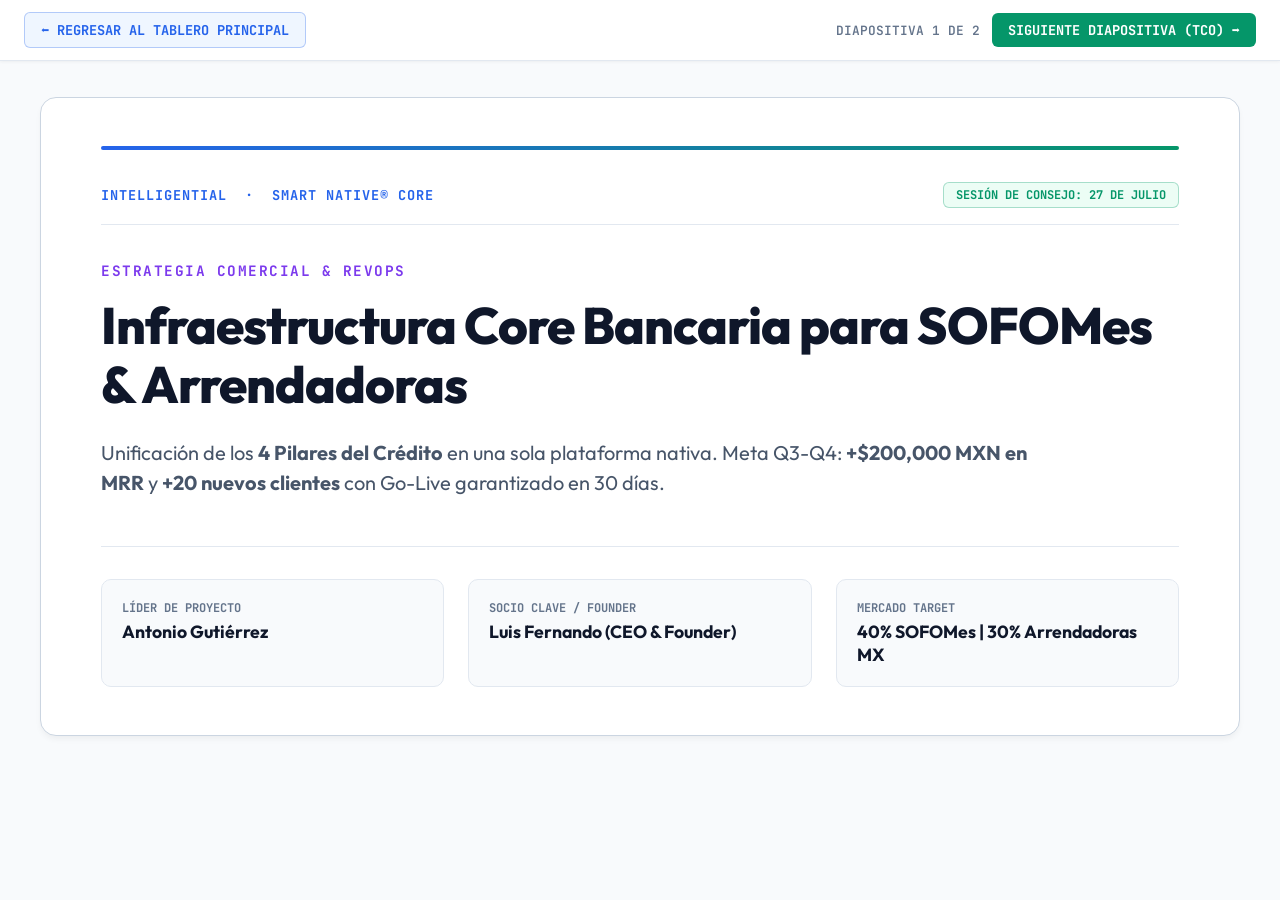
<file: deck_presentation/deck/value-review-renewal.slides/slides/01-cover.html>
<!doctype html>
<html lang="es">
<head>
  <meta charset="utf-8">
  <meta name="viewport" content="width=device-width, initial-scale=1.0">
  <title>Intelligential — Diapositiva 01: Cover Ejecutivo</title>
  <link rel="preconnect" href="https://fonts.googleapis.com">
  <link rel="preconnect" href="https://fonts.gstatic.com" crossorigin>
  <link href="https://fonts.googleapis.com/css2?family=Outfit:wght@400;500;600;700;800&family=JetBrains+Mono:wght@400;600&display=swap" rel="stylesheet">
  <style>
    * { box-sizing: border-box; margin:0; padding:0; }
    body { background:#F8FAFC; color:#0F172A; font-family:'Outfit',sans-serif; min-height:100vh; display:flex; flex-direction:column; }
    .mono { font-family:'JetBrains Mono',monospace; }
    
    /* Top Navigation Header */
    .slide-nav-bar {
      background:#FFFFFF;
      border-bottom:1px solid #E2E8F0;
      padding:12px 24px;
      display:flex;
      justify-content:space-between;
      align-items:center;
      position:sticky;
      top:0;
      z-index:100;
      box-shadow:0 1px 3px rgba(0,0,0,0.05);
    }

    .btn-back {
      text-decoration:none;
      font-family:'JetBrains Mono',monospace;
      font-size:0.85rem;
      font-weight:700;
      color:#2563EB;
      background:#EFF6FF;
      border:1px solid rgba(37,99,235,0.3);
      padding:8px 16px;
      border-radius:6px;
      transition:all 0.15s ease;
    }
    .btn-back:hover { background:#2563EB; color:#FFFFFF; }

    .slide-controls {
      display:flex;
      align-items:center;
      gap:12px;
    }

    .btn-next {
      text-decoration:none;
      font-family:'JetBrains Mono',monospace;
      font-size:0.85rem;
      font-weight:700;
      color:#FFFFFF;
      background:#059669;
      padding:8px 16px;
      border-radius:6px;
      transition:all 0.15s ease;
    }
    .btn-next:hover { background:#047857; }

    .slide-counter {
      font-family:'JetBrains Mono',monospace;
      font-size:0.8rem;
      color:#64748B;
      font-weight:600;
    }

    /* Main Slide Content Frame */
    .slide-wrapper {
      max-width:1200px;
      margin:36px auto;
      width:100%;
      background:#FFFFFF;
      border:1px solid #CBD5E1;
      border-radius:16px;
      padding:48px 60px;
      box-shadow:0 4px 6px -1px rgba(0,0,0,0.05);
      position:relative;
      overflow-y:auto;
    }

    .accent-line {
      height:4px;
      background:linear-gradient(90deg, #2563EB 0%, #059669 100%);
      width:100%;
      margin-bottom:32px;
      border-radius:2px;
    }

    .meta-row {
      display:flex;
      justify-content:space-between;
      align-items:center;
      margin-bottom:36px;
      padding-bottom:16px;
      border-bottom:1px solid #E2E8F0;
    }

    .meta-title { font-size:0.85rem; color:#2563EB; font-weight:700; letter-spacing:1px; }
    .meta-badge { background:#ECFDF5; color:#059669; border:1px solid rgba(5,150,105,0.3); font-size:0.75rem; padding:4px 12px; border-radius:6px; font-weight:700; }

    .eyebrow { font-size:0.9rem; color:#7C3AED; font-weight:700; letter-spacing:1.5px; margin-bottom:16px; text-transform:uppercase; }
    .slide-title { font-size:3.2rem; font-weight:800; line-height:1.15; color:#0F172A; margin-bottom:24px; letter-spacing:-1px; }
    .slide-subtitle { font-size:1.25rem; color:#475569; line-height:1.5; max-width:960px; margin-bottom:48px; }

    .meta-grid {
      display:grid;
      grid-template-columns:repeat(auto-fit, minmax(280px, 1fr));
      gap:24px;
      padding-top:32px;
      border-top:1px solid #E2E8F0;
    }

    .meta-card { background:#F8FAFC; border:1px solid #E2E8F0; padding:20px; border-radius:10px; }
    .meta-label { font-size:0.75rem; color:#64748B; font-weight:700; margin-bottom:4px; }
    .meta-value { font-size:1.1rem; color:#0F172A; font-weight:700; }
  </style>
</head>
<body>

  <!-- Top Fixed Navigation Bar -->
  <div class="slide-nav-bar">
    <a href="../../../index.html" class="btn-back">⬅️ REGRESAR AL TABLERO PRINCIPAL</a>
    <div class="slide-controls">
      <span class="slide-counter">DIAPOSITIVA 1 DE 2</span>
      <a href="08-tco-dcf.html" class="btn-next">SIGUIENTE DIAPOSITIVA (TCO) ➡️</a>
    </div>
  </div>

  <!-- Slide Canvas -->
  <div class="slide-wrapper">
    <div class="accent-line"></div>

    <div class="meta-row">
      <span class="mono meta-title">INTELLIGENTIAL &nbsp;·&nbsp; SMART NATIVE® CORE</span>
      <span class="mono meta-badge">SESIÓN DE CONSEJO: 27 DE JULIO</span>
    </div>

    <div class="mono eyebrow">ESTRATEGIA COMERCIAL & REVOPS</div>
    <h1 class="slide-title">Infraestructura Core Bancaria para SOFOMes & Arrendadoras</h1>
    <p class="slide-subtitle">
      Unificación de los <strong>4 Pilares del Crédito</strong> en una sola plataforma nativa. Meta Q3-Q4: <strong>+$200,000 MXN en MRR</strong> y <strong>+20 nuevos clientes</strong> con Go-Live garantizado en 30 días.
    </p>

    <div class="meta-grid">
      <div class="meta-card">
        <div class="mono meta-label">LÍDER DE PROYECTO</div>
        <div class="meta-value">Antonio Gutiérrez</div>
      </div>
      <div class="meta-card">
        <div class="mono meta-label">SOCIO CLAVE / FOUNDER</div>
        <div class="meta-value">Luis Fernando (CEO & Founder)</div>
      </div>
      <div class="meta-card">
        <div class="mono meta-label">MERCADO TARGET</div>
        <div class="meta-value">40% SOFOMes | 30% Arrendadoras MX</div>
      </div>
    </div>
  </div>

</body>
</html>
</file>
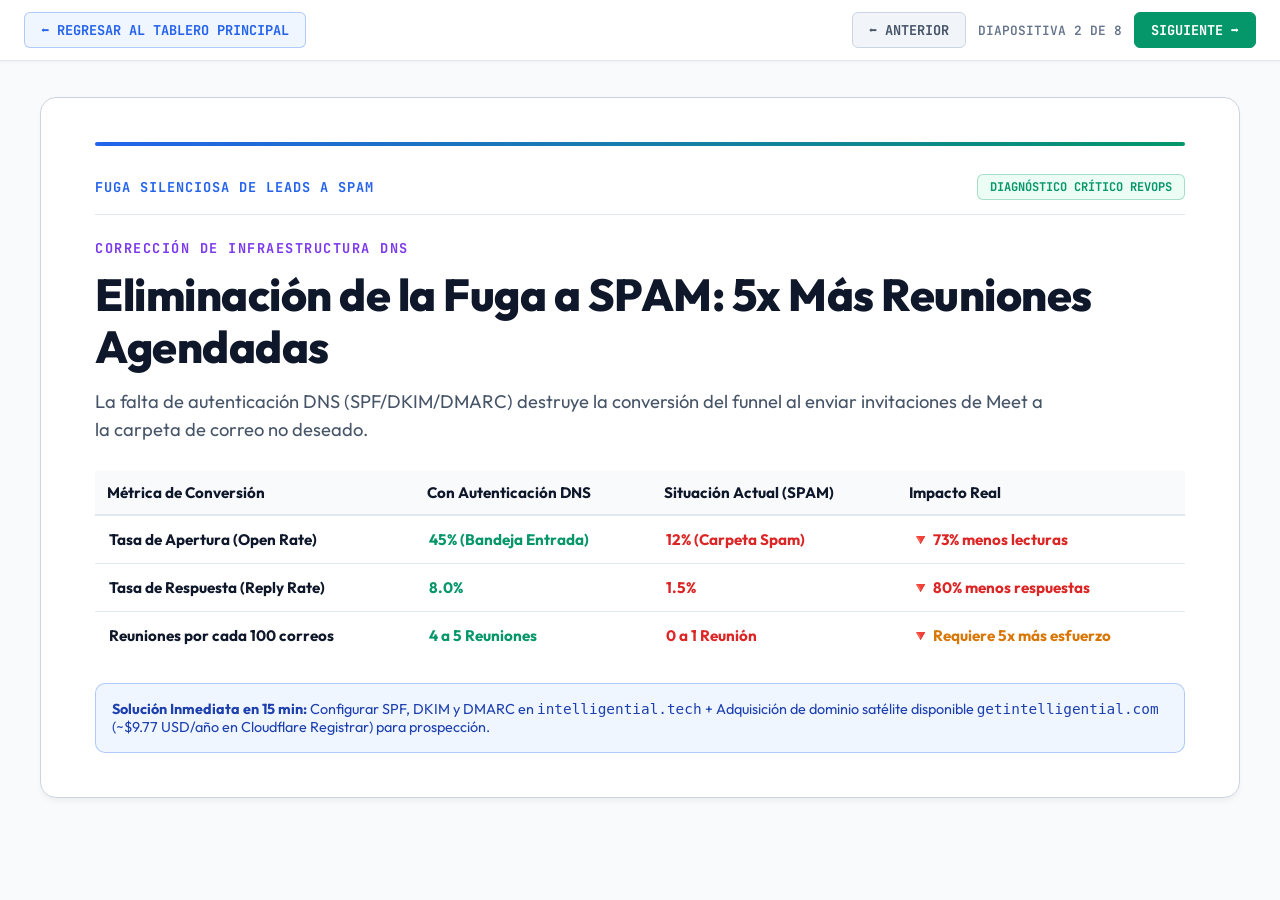
<file: deck_presentation/deck/value-review-renewal.slides/slides/02-diagnostico-spam.html>
<!doctype html>
<html lang="es">
<head>
  <meta charset="utf-8">
  <meta name="viewport" content="width=device-width, initial-scale=1.0">
  <title>Diapositiva 02: Diagnóstico de Entregabilidad & SPAM</title>
  <link rel="preconnect" href="https://fonts.googleapis.com">
  <link rel="preconnect" href="https://fonts.gstatic.com" crossorigin>
  <link href="https://fonts.googleapis.com/css2?family=Outfit:wght@400;500;600;700;800&family=JetBrains+Mono:wght@400;600&display=swap" rel="stylesheet">
  <style>
    * { box-sizing: border-box; margin:0; padding:0; }
    body { background:#F8FAFC; color:#0F172A; font-family:'Outfit',sans-serif; min-height:100vh; display:flex; flex-direction:column; -webkit-font-smoothing: antialiased; }
    .mono { font-family:'JetBrains Mono',monospace; }
    
    .slide-nav-bar {
      background:#FFFFFF;
      border-bottom:1px solid #E2E8F0;
      padding:12px 24px;
      display:flex;
      justify-content:space-between;
      align-items:center;
      position:sticky;
      top:0;
      z-index:100;
      box-shadow:0 1px 3px rgba(0,0,0,0.05);
    }

    .btn-back {
      text-decoration:none;
      font-family:'JetBrains Mono',monospace;
      font-size:0.85rem;
      font-weight:700;
      color:#2563EB;
      background:#EFF6FF;
      border:1px solid rgba(37,99,235,0.3);
      padding:8px 16px;
      border-radius:6px;
      transition:all 0.15s ease;
    }
    .btn-back:hover { background:#2563EB; color:#FFFFFF; }

    .slide-controls {
      display:flex;
      align-items:center;
      gap:12px;
    }

    .btn-control {
      text-decoration:none;
      font-family:'JetBrains Mono',monospace;
      font-size:0.85rem;
      font-weight:700;
      padding:8px 16px;
      border-radius:6px;
      transition:all 0.15s ease;
    }
    .btn-prev { color:#475569; background:#F1F5F9; border:1px solid #CBD5E1; }
    .btn-prev:hover { background:#E2E8F0; color:#0F172A; }
    .btn-next { color:#FFFFFF; background:#059669; border:1px solid #059669; }
    .btn-next:hover { background:#047857; }

    .slide-counter {
      font-family:'JetBrains Mono',monospace;
      font-size:0.8rem;
      color:#64748B;
      font-weight:600;
    }

    .slide-wrapper {
      max-width:1200px;
      margin:36px auto;
      width:100%;
      background:#FFFFFF;
      border:1px solid #CBD5E1;
      border-radius:16px;
      padding:44px 54px;
      box-shadow:0 4px 6px -1px rgba(0,0,0,0.05);
      position:relative;
      overflow-y:auto;
    }

    .accent-line {
      height:4px;
      background:linear-gradient(90deg, #2563EB 0%, #059669 100%);
      width:100%;
      margin-bottom:28px;
      border-radius:2px;
    }

    .meta-row {
      display:flex;
      justify-content:space-between;
      align-items:center;
      margin-bottom:24px;
      padding-bottom:14px;
      border-bottom:1px solid #E2E8F0;
    }

    .meta-title { font-size:0.85rem; color:#2563EB; font-weight:700; letter-spacing:1px; }
    .meta-badge { background:#ECFDF5; color:#059669; border:1px solid rgba(5,150,105,0.3); font-size:0.75rem; padding:4px 12px; border-radius:6px; font-weight:700; }

    .eyebrow { font-size:0.85rem; color:#7C3AED; font-weight:700; letter-spacing:1.5px; margin-bottom:12px; text-transform:uppercase; }
    .slide-title { font-size:2.8rem; font-weight:800; line-height:1.15; color:#0F172A; margin-bottom:16px; letter-spacing:-0.5px; }
    .slide-subtitle { font-size:1.15rem; color:#475569; line-height:1.5; max-width:960px; margin-bottom:28px; }

    .meta-grid {
      display:grid;
      grid-template-columns:repeat(auto-fit, minmax(280px, 1fr));
      gap:20px;
      padding-top:28px;
      border-top:1px solid #E2E8F0;
    }

    .meta-card { background:#F8FAFC; border:1px solid #E2E8F0; padding:20px; border-radius:10px; }
    .meta-label { font-size:0.75rem; color:#64748B; font-weight:700; margin-bottom:4px; }
    .meta-value { font-size:1.1rem; color:#0F172A; font-weight:700; }
  </style>
</head>
<body>

  <div class="slide-nav-bar">
    <a href="../../../index.html" class="btn-back">⬅️ REGRESAR AL TABLERO PRINCIPAL</a>
    <div class="slide-controls">
      <a href="01-cover.html" class="btn-control btn-prev">⬅️ ANTERIOR</a>
      <span class="slide-counter">DIAPOSITIVA 2 DE 8</span>
      <a href="03-4pilares.html" class="btn-control btn-next">SIGUIENTE ➡️</a>
    </div>
  </div>

  <div class="slide-wrapper">
    <div class="accent-line"></div>

    <div class="meta-row">
      <span class="mono meta-title">FUGA SILENCIOSA DE LEADS A SPAM</span>
      <span class="mono meta-badge">DIAGNÓSTICO CRÍTICO REVOPS</span>
    </div>

    <div class="mono eyebrow">CORRECCIÓN DE INFRAESTRUCTURA DNS</div>
    <h1 class="slide-title">Eliminación de la Fuga a SPAM: 5x Más Reuniones Agendadas</h1>
    <p class="slide-subtitle">La falta de autenticación DNS (SPF/DKIM/DMARC) destruye la conversión del funnel al enviar invitaciones de Meet a la carpeta de correo no deseado.</p>

    
        <table class="impact-table" style="width:100%; border-collapse:collapse; margin-top:20px; font-size:0.95rem;">
          <thead>
            <tr style="background:#F8FAFC; text-align:left;">
              <th style="padding:12px; border-bottom:2px solid #E2E8F0;">Métrica de Conversión</th>
              <th style="padding:12px; border-bottom:2px solid #E2E8F0;">Con Autenticación DNS</th>
              <th style="padding:12px; border-bottom:2px solid #E2E8F0;">Situación Actual (SPAM)</th>
              <th style="padding:12px; border-bottom:2px solid #E2E8F0;">Impacto Real</th>
            </tr>
          </thead>
          <tbody>
            <tr>
              <td style="padding:14px; border-bottom:1px solid #E2E8F0;"><strong>Tasa de Apertura (Open Rate)</strong></td>
              <td style="padding:14px; border-bottom:1px solid #E2E8F0; color:#059669; font-weight:700;">45% (Bandeja Entrada)</td>
              <td style="padding:14px; border-bottom:1px solid #E2E8F0; color:#DC2626; font-weight:700;">12% (Carpeta Spam)</td>
              <td style="padding:14px; border-bottom:1px solid #E2E8F0; color:#DC2626; font-weight:700;">🔻 73% menos lecturas</td>
            </tr>
            <tr>
              <td style="padding:14px; border-bottom:1px solid #E2E8F0;"><strong>Tasa de Respuesta (Reply Rate)</strong></td>
              <td style="padding:14px; border-bottom:1px solid #E2E8F0; color:#059669; font-weight:700;">8.0%</td>
              <td style="padding:14px; border-bottom:1px solid #E2E8F0; color:#DC2626; font-weight:700;">1.5%</td>
              <td style="padding:14px; border-bottom:1px solid #E2E8F0; color:#DC2626; font-weight:700;">🔻 80% menos respuestas</td>
            </tr>
            <tr>
              <td style="padding:14px;"><strong>Reuniones por cada 100 correos</strong></td>
              <td style="padding:14px; color:#059669; font-weight:700;">4 a 5 Reuniones</td>
              <td style="padding:14px; color:#DC2626; font-weight:700;">0 a 1 Reunión</td>
              <td style="padding:14px; color:#D97706; font-weight:700;">🔻 Requiere 5x más esfuerzo</td>
            </tr>
          </tbody>
        </table>
        <div style="background:#EFF6FF; border:1px solid rgba(37,99,235,0.3); padding:16px; border-radius:10px; margin-top:24px; font-size:0.9rem; color:#1E40AF;">
          <strong>Solución Inmediata en 15 min:</strong> Configurar SPF, DKIM y DMARC en <code>intelligential.tech</code> + Adquisición de dominio satélite disponible <code>getintelligential.com</code> (~$9.77 USD/año en Cloudflare Registrar) para prospección.
        </div>
        
  </div>

</body>
</html>
</file>
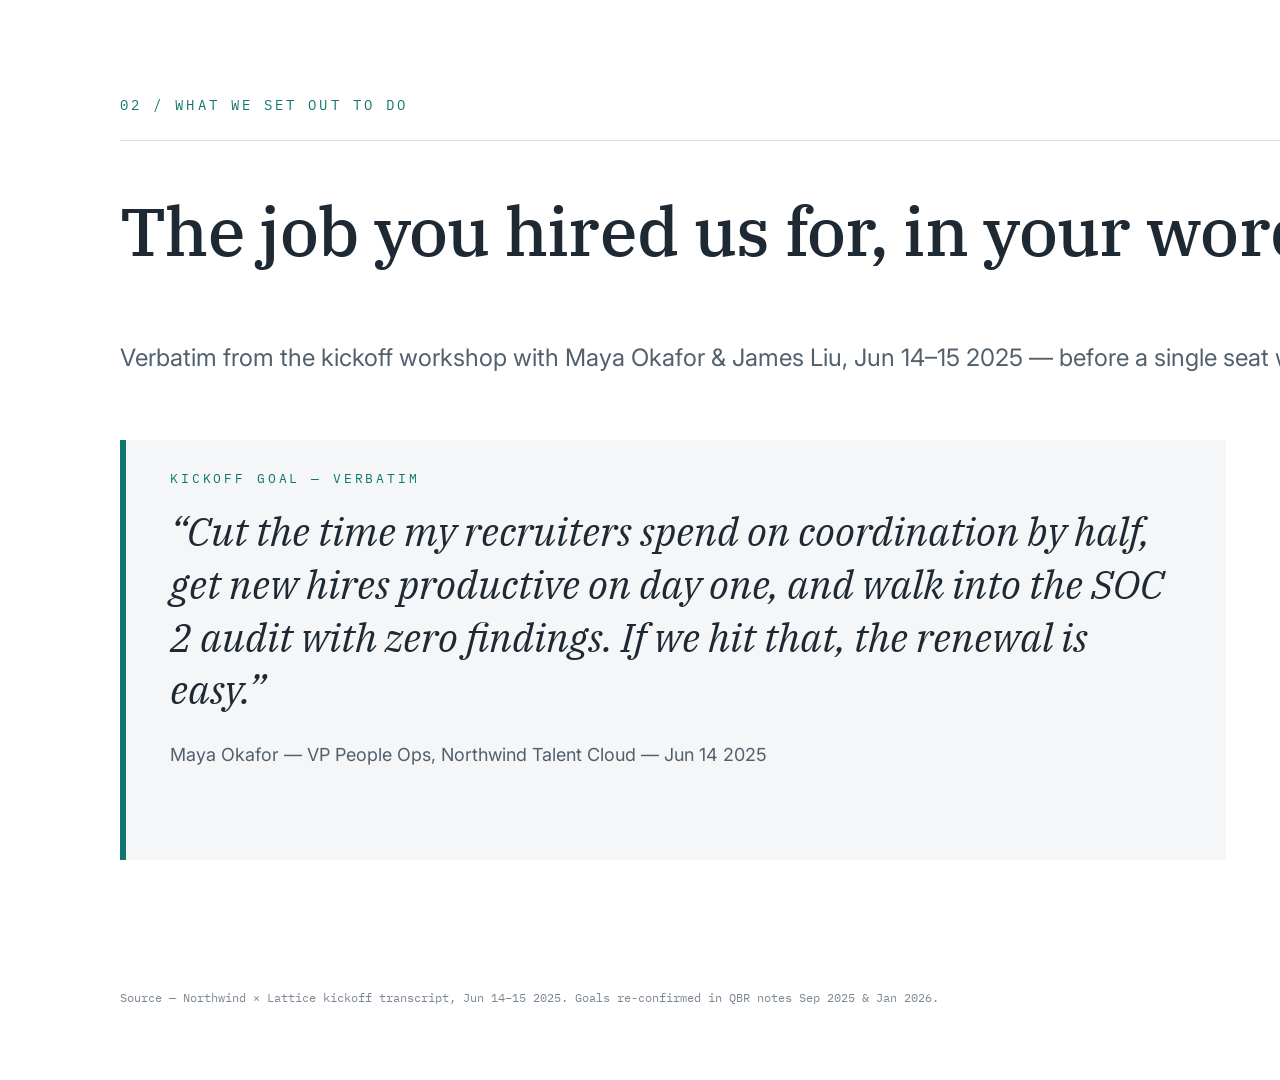
<file: deck_presentation/deck/value-review-renewal.slides/slides/02-what-we-set-out-to-do.html>
<!doctype html>
<html lang="en">
<head>
<meta charset="utf-8">
<title>What we set out to do</title>
<link href="https://fonts.googleapis.com/css2?family=Inter:wght@400;500;600;700&family=IBM+Plex+Serif:wght@400;500;600&family=IBM+Plex+Mono:wght@400;500&display=swap" rel="stylesheet">
<style>
  body { margin:0; padding:0; overflow:hidden; background:#FFFFFF; font-family:'Inter',sans-serif; color:#1F2933; }
  .mono { font-family:'IBM Plex Mono',monospace; }
  .serif { font-family:'IBM Plex Serif',serif; }
</style>
</head>
<body>
<div class="slide-container" data-screen-label="02 What we set out to do" style="position:relative; width:1920px; height:1080px; overflow:hidden; background:#FFFFFF;">

  <!-- Top eyebrow -->
  <div data-object="true" data-object-type="textbox" style="position:absolute; left:120px; top:96px; width:800px;">
    <div class="mono" style="font-size:14px; letter-spacing:0.22em; color:#0F766E; text-transform:uppercase;">02 / What we set out to do</div>
  </div>
  <div data-object="true" data-object-type="textbox" style="position:absolute; left:1500px; top:96px; width:300px; text-align:right;">
    <div class="mono" style="font-size:14px; letter-spacing:0.22em; color:#7B8794; text-transform:uppercase;">Value Review</div>
  </div>
  <div data-object="true" data-object-type="shape" style="position:absolute; left:120px; top:140px; width:1680px; height:1px; background:#D5DBE2; z-index:1;"></div>

  <!-- Title -->
  <div data-object="true" data-object-type="textbox" style="position:absolute; left:120px; top:194px; width:1680px;">
    <div class="serif" style="font-size:68px; line-height:1.1; color:#1F2933; font-weight:500; letter-spacing:-0.01em; padding-bottom:12px;">The job you hired us for, in your words.</div>
  </div>

  <!-- Lead -->
  <div data-object="true" data-object-type="textbox" style="position:absolute; left:120px; top:340px; width:1500px;">
    <div style="font-size:24px; line-height:1.5; color:#52606D;">Verbatim from the kickoff workshop with Maya Okafor &amp; James Liu, Jun 14&ndash;15 2025 &mdash; before a single seat was provisioned.</div>
  </div>

  <!-- Quote card -->
  <div data-object="true" data-object-type="shape" style="position:absolute; left:120px; top:440px; width:1100px; height:420px; background:#F4F6F8; border-left:6px solid #0F766E; z-index:0;"></div>

  <div data-object="true" data-object-type="textbox" style="position:absolute; left:170px; top:470px; width:1020px;">
    <div class="mono" style="font-size:13px; letter-spacing:0.22em; color:#0F766E; text-transform:uppercase; margin-bottom:18px;">Kickoff goal &mdash; verbatim</div>
    <div class="serif" style="font-size:40px; line-height:1.32; color:#1F2933; font-style:italic; font-weight:400;">&ldquo;Cut the time my recruiters spend on coordination by half, get new hires productive on day one, and walk into the SOC 2 audit with zero findings. If we hit that, the renewal is easy.&rdquo;</div>
    <div style="font-size:18px; color:#52606D; margin-top:28px;">Maya Okafor &mdash; VP People Ops, Northwind Talent Cloud &mdash; Jun 14 2025</div>
  </div>

  <!-- Right column — the three commitments -->
  <div data-object="true" data-object-type="textbox" style="position:absolute; left:1280px; top:440px; width:520px;">
    <div class="mono" style="font-size:13px; letter-spacing:0.22em; color:#5B21B6; text-transform:uppercase; margin-bottom:16px;">What we committed to ship</div>
  </div>

  <!-- Three commitment rows -->
  <div data-object="true" data-object-type="textbox" style="position:absolute; left:1280px; top:490px; width:520px;">
    <div style="display:flex; gap:22px; padding:18px 0; border-top:1px solid #D5DBE2;">
      <div class="serif" style="font-size:30px; color:#0F766E; font-weight:500; min-width:44px;">01</div>
      <div>
        <div style="font-size:20px; color:#1F2933; font-weight:600; margin-bottom:4px;">Recruiter time back</div>
        <div style="font-size:16px; color:#52606D; line-height:1.45;">Target: cut coordination overhead by 50%.</div>
      </div>
    </div>
    <div style="display:flex; gap:22px; padding:18px 0; border-top:1px solid #D5DBE2;">
      <div class="serif" style="font-size:30px; color:#0F766E; font-weight:500; min-width:44px;">02</div>
      <div>
        <div style="font-size:20px; color:#1F2933; font-weight:600; margin-bottom:4px;">Day-one productivity</div>
        <div style="font-size:16px; color:#52606D; line-height:1.45;">Zero-day onboarding for every net-new hire.</div>
      </div>
    </div>
    <div style="display:flex; gap:22px; padding:18px 0; border-top:1px solid #D5DBE2; border-bottom:1px solid #D5DBE2;">
      <div class="serif" style="font-size:30px; color:#0F766E; font-weight:500; min-width:44px;">03</div>
      <div>
        <div style="font-size:20px; color:#1F2933; font-weight:600; margin-bottom:4px;">SOC 2 with zero findings</div>
        <div style="font-size:16px; color:#52606D; line-height:1.45;">Audit-ready evidence trail, no exceptions.</div>
      </div>
    </div>
  </div>

  <!-- Footer note -->
  <div data-object="true" data-object-type="textbox" style="position:absolute; left:120px; top:990px; width:1680px;">
    <div class="mono" style="font-size:12px; color:#7B8794;">Source &mdash; Northwind &times; Lattice kickoff transcript, Jun 14&ndash;15 2025. Goals re-confirmed in QBR notes Sep 2025 &amp; Jan 2026.</div>
  </div>

</div>
</body>
</html>
</file>
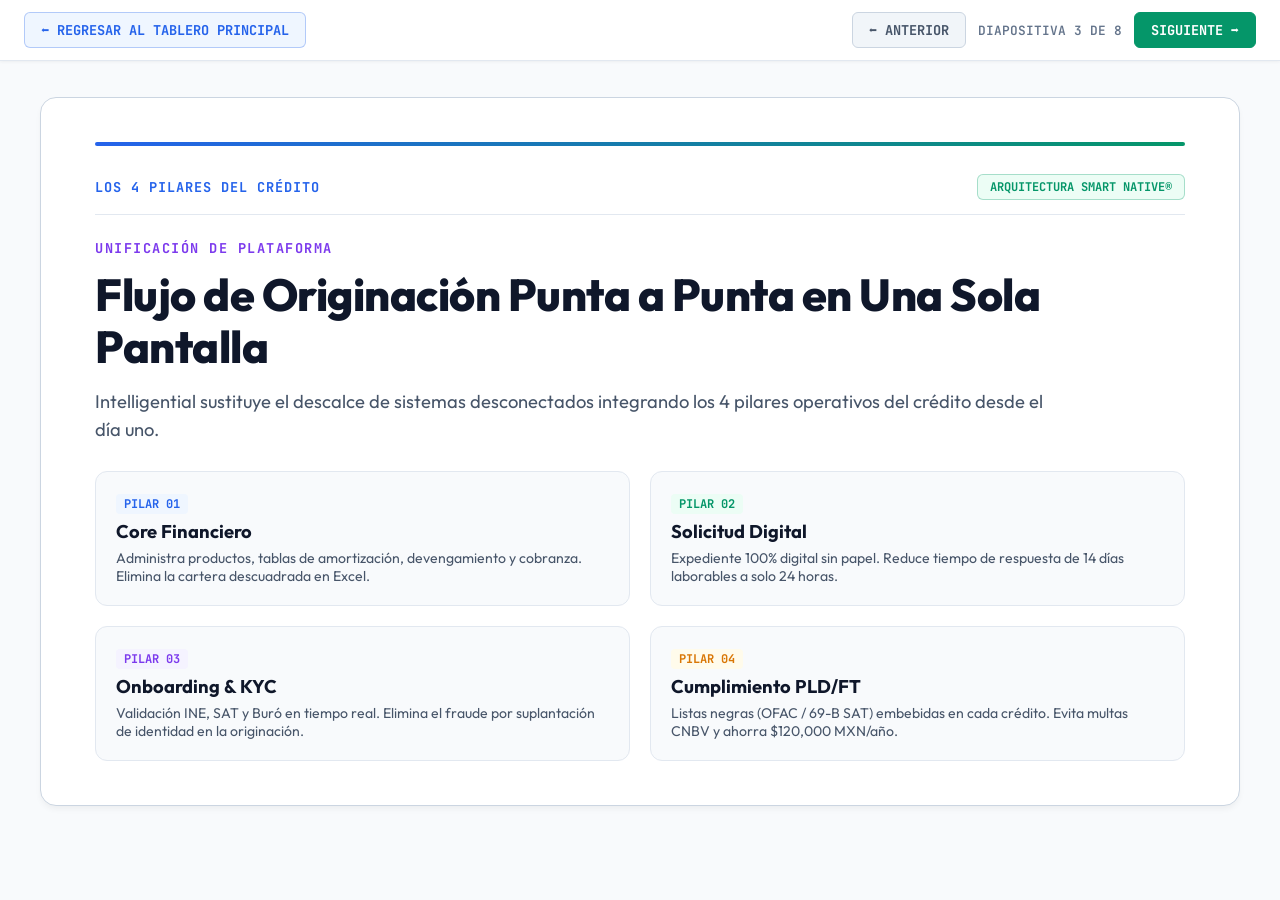
<file: deck_presentation/deck/value-review-renewal.slides/slides/03-4pilares.html>
<!doctype html>
<html lang="es">
<head>
  <meta charset="utf-8">
  <meta name="viewport" content="width=device-width, initial-scale=1.0">
  <title>Diapositiva 03: Los 4 Pilares del Crédito</title>
  <link rel="preconnect" href="https://fonts.googleapis.com">
  <link rel="preconnect" href="https://fonts.gstatic.com" crossorigin>
  <link href="https://fonts.googleapis.com/css2?family=Outfit:wght@400;500;600;700;800&family=JetBrains+Mono:wght@400;600&display=swap" rel="stylesheet">
  <style>
    * { box-sizing: border-box; margin:0; padding:0; }
    body { background:#F8FAFC; color:#0F172A; font-family:'Outfit',sans-serif; min-height:100vh; display:flex; flex-direction:column; -webkit-font-smoothing: antialiased; }
    .mono { font-family:'JetBrains Mono',monospace; }
    
    .slide-nav-bar {
      background:#FFFFFF;
      border-bottom:1px solid #E2E8F0;
      padding:12px 24px;
      display:flex;
      justify-content:space-between;
      align-items:center;
      position:sticky;
      top:0;
      z-index:100;
      box-shadow:0 1px 3px rgba(0,0,0,0.05);
    }

    .btn-back {
      text-decoration:none;
      font-family:'JetBrains Mono',monospace;
      font-size:0.85rem;
      font-weight:700;
      color:#2563EB;
      background:#EFF6FF;
      border:1px solid rgba(37,99,235,0.3);
      padding:8px 16px;
      border-radius:6px;
      transition:all 0.15s ease;
    }
    .btn-back:hover { background:#2563EB; color:#FFFFFF; }

    .slide-controls {
      display:flex;
      align-items:center;
      gap:12px;
    }

    .btn-control {
      text-decoration:none;
      font-family:'JetBrains Mono',monospace;
      font-size:0.85rem;
      font-weight:700;
      padding:8px 16px;
      border-radius:6px;
      transition:all 0.15s ease;
    }
    .btn-prev { color:#475569; background:#F1F5F9; border:1px solid #CBD5E1; }
    .btn-prev:hover { background:#E2E8F0; color:#0F172A; }
    .btn-next { color:#FFFFFF; background:#059669; border:1px solid #059669; }
    .btn-next:hover { background:#047857; }

    .slide-counter {
      font-family:'JetBrains Mono',monospace;
      font-size:0.8rem;
      color:#64748B;
      font-weight:600;
    }

    .slide-wrapper {
      max-width:1200px;
      margin:36px auto;
      width:100%;
      background:#FFFFFF;
      border:1px solid #CBD5E1;
      border-radius:16px;
      padding:44px 54px;
      box-shadow:0 4px 6px -1px rgba(0,0,0,0.05);
      position:relative;
      overflow-y:auto;
    }

    .accent-line {
      height:4px;
      background:linear-gradient(90deg, #2563EB 0%, #059669 100%);
      width:100%;
      margin-bottom:28px;
      border-radius:2px;
    }

    .meta-row {
      display:flex;
      justify-content:space-between;
      align-items:center;
      margin-bottom:24px;
      padding-bottom:14px;
      border-bottom:1px solid #E2E8F0;
    }

    .meta-title { font-size:0.85rem; color:#2563EB; font-weight:700; letter-spacing:1px; }
    .meta-badge { background:#ECFDF5; color:#059669; border:1px solid rgba(5,150,105,0.3); font-size:0.75rem; padding:4px 12px; border-radius:6px; font-weight:700; }

    .eyebrow { font-size:0.85rem; color:#7C3AED; font-weight:700; letter-spacing:1.5px; margin-bottom:12px; text-transform:uppercase; }
    .slide-title { font-size:2.8rem; font-weight:800; line-height:1.15; color:#0F172A; margin-bottom:16px; letter-spacing:-0.5px; }
    .slide-subtitle { font-size:1.15rem; color:#475569; line-height:1.5; max-width:960px; margin-bottom:28px; }

    .meta-grid {
      display:grid;
      grid-template-columns:repeat(auto-fit, minmax(280px, 1fr));
      gap:20px;
      padding-top:28px;
      border-top:1px solid #E2E8F0;
    }

    .meta-card { background:#F8FAFC; border:1px solid #E2E8F0; padding:20px; border-radius:10px; }
    .meta-label { font-size:0.75rem; color:#64748B; font-weight:700; margin-bottom:4px; }
    .meta-value { font-size:1.1rem; color:#0F172A; font-weight:700; }
  </style>
</head>
<body>

  <div class="slide-nav-bar">
    <a href="../../../index.html" class="btn-back">⬅️ REGRESAR AL TABLERO PRINCIPAL</a>
    <div class="slide-controls">
      <a href="02-diagnostico-spam.html" class="btn-control btn-prev">⬅️ ANTERIOR</a>
      <span class="slide-counter">DIAPOSITIVA 3 DE 8</span>
      <a href="04-icp-matching.html" class="btn-control btn-next">SIGUIENTE ➡️</a>
    </div>
  </div>

  <div class="slide-wrapper">
    <div class="accent-line"></div>

    <div class="meta-row">
      <span class="mono meta-title">LOS 4 PILARES DEL CRÉDITO</span>
      <span class="mono meta-badge">ARQUITECTURA SMART NATIVE®</span>
    </div>

    <div class="mono eyebrow">UNIFICACIÓN DE PLATAFORMA</div>
    <h1 class="slide-title">Flujo de Originación Punta a Punta en Una Sola Pantalla</h1>
    <p class="slide-subtitle">Intelligential sustituye el descalce de sistemas desconectados integrando los 4 pilares operativos del crédito desde el día uno.</p>

    
        <div style="display:grid; grid-template-columns:repeat(2, 1fr); gap:20px; margin-top:20px;">
          <div style="background:#F8FAFC; border:1px solid #E2E8F0; padding:20px; border-radius:12px;">
            <span class="mono" style="font-size:0.75rem; color:#2563EB; font-weight:700; background:#EFF6FF; padding:2px 8px; border-radius:4px;">PILAR 01</span>
            <h3 style="margin:8px 0 6px; font-size:1.15rem; color:#0F172A;">Core Financiero</h3>
            <p style="font-size:0.88rem; color:#475569;">Administra productos, tablas de amortización, devengamiento y cobranza. Elimina la cartera descuadrada en Excel.</p>
          </div>
          <div style="background:#F8FAFC; border:1px solid #E2E8F0; padding:20px; border-radius:12px;">
            <span class="mono" style="font-size:0.75rem; color:#059669; font-weight:700; background:#ECFDF5; padding:2px 8px; border-radius:4px;">PILAR 02</span>
            <h3 style="margin:8px 0 6px; font-size:1.15rem; color:#0F172A;">Solicitud Digital</h3>
            <p style="font-size:0.88rem; color:#475569;">Expediente 100% digital sin papel. Reduce tiempo de respuesta de 14 días laborables a solo 24 horas.</p>
          </div>
          <div style="background:#F8FAFC; border:1px solid #E2E8F0; padding:20px; border-radius:12px;">
            <span class="mono" style="font-size:0.75rem; color:#7C3AED; font-weight:700; background:#F5F3FF; padding:2px 8px; border-radius:4px;">PILAR 03</span>
            <h3 style="margin:8px 0 6px; font-size:1.15rem; color:#0F172A;">Onboarding & KYC</h3>
            <p style="font-size:0.88rem; color:#475569;">Validación INE, SAT y Buró en tiempo real. Elimina el fraude por suplantación de identidad en la originación.</p>
          </div>
          <div style="background:#F8FAFC; border:1px solid #E2E8F0; padding:20px; border-radius:12px;">
            <span class="mono" style="font-size:0.75rem; color:#D97706; font-weight:700; background:#FFFBEB; padding:2px 8px; border-radius:4px;">PILAR 04</span>
            <h3 style="margin:8px 0 6px; font-size:1.15rem; color:#0F172A;">Cumplimiento PLD/FT</h3>
            <p style="font-size:0.88rem; color:#475569;">Listas negras (OFAC / 69-B SAT) embebidas en cada crédito. Evita multas CNBV y ahorra $120,000 MXN/año.</p>
          </div>
        </div>
        
  </div>

</body>
</html>
</file>
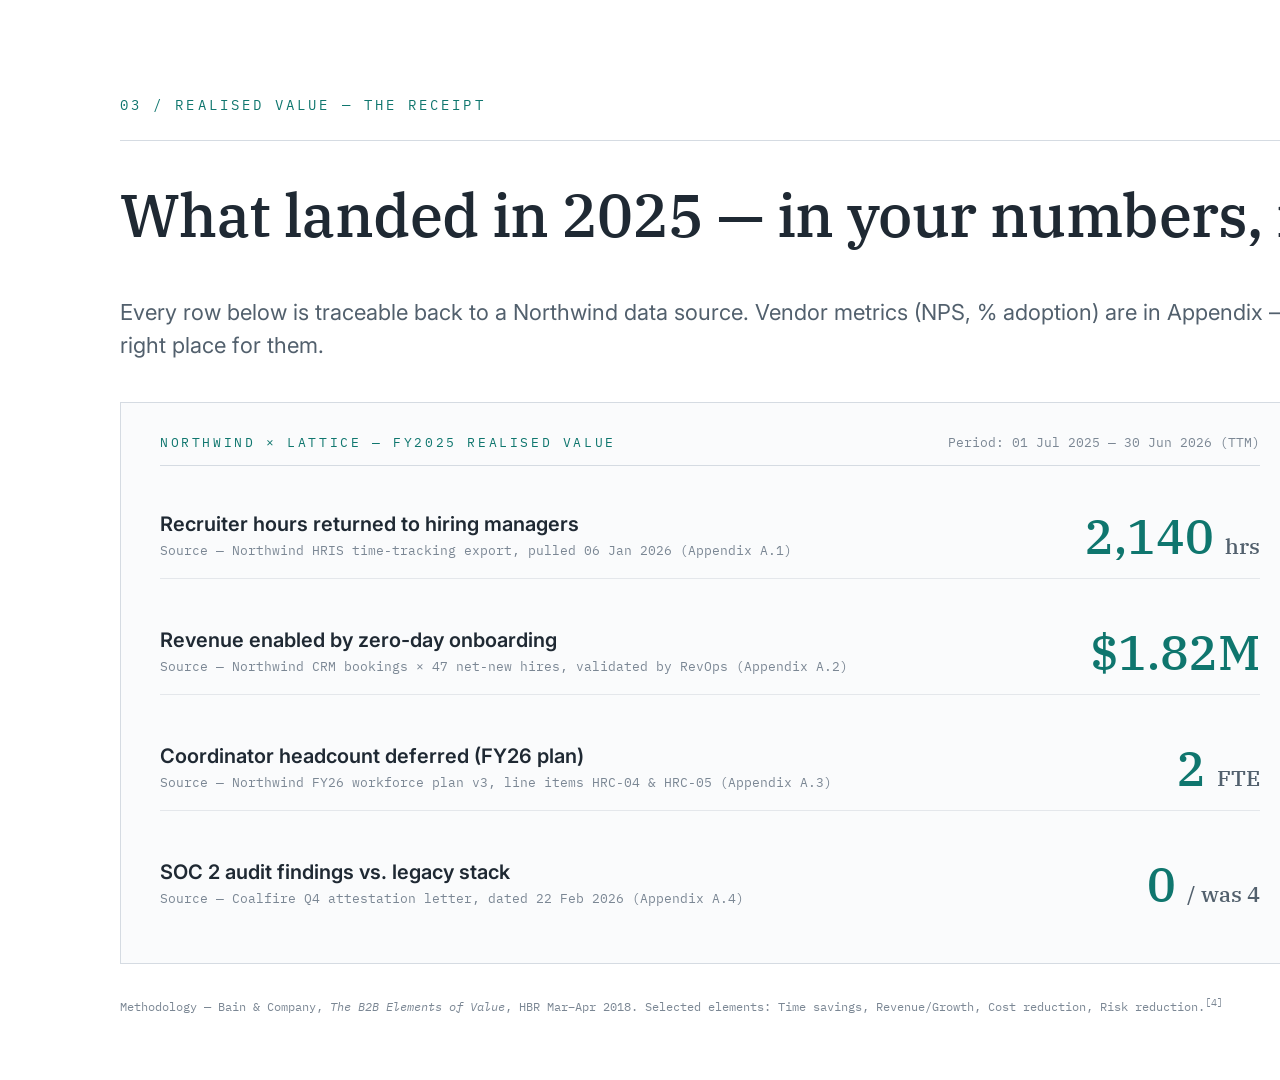
<file: deck_presentation/deck/value-review-renewal.slides/slides/03-realised-value-receipt.html>
<!doctype html>
<html lang="en">
<head>
<meta charset="utf-8">
<title>Realised Value Receipt</title>
<link href="https://fonts.googleapis.com/css2?family=Inter:wght@400;500;600;700&family=IBM+Plex+Serif:wght@400;500;600&family=IBM+Plex+Mono:wght@400;500&display=swap" rel="stylesheet">
<style>
  body { margin:0; padding:0; overflow:hidden; background:#FFFFFF; font-family:'Inter',sans-serif; color:#1F2933; }
  .mono { font-family:'IBM Plex Mono',monospace; }
  .serif { font-family:'IBM Plex Serif',serif; }
</style>
</head>
<body>
<div class="slide-container" data-screen-label="03 Realised Value Receipt" style="position:relative; width:1920px; height:1080px; overflow:hidden; background:#FFFFFF;">

  <!-- Header -->
  <div data-object="true" data-object-type="textbox" style="position:absolute; left:120px; top:96px; width:800px;">
    <div class="mono" style="font-size:14px; letter-spacing:0.22em; color:#0F766E; text-transform:uppercase;">03 / Realised value &mdash; the receipt</div>
  </div>
  <div data-object="true" data-object-type="textbox" style="position:absolute; left:1500px; top:96px; width:300px; text-align:right;">
    <div class="mono" style="font-size:14px; letter-spacing:0.22em; color:#7B8794; text-transform:uppercase;">Customer-currency only</div>
  </div>
  <div data-object="true" data-object-type="shape" style="position:absolute; left:120px; top:140px; width:1680px; height:1px; background:#D5DBE2; z-index:1;"></div>

  <!-- Title -->
  <div data-object="true" data-object-type="textbox" style="position:absolute; left:120px; top:182px; width:1680px;">
    <div class="serif" style="font-size:60px; line-height:1.1; color:#1F2933; font-weight:500; letter-spacing:-0.01em; padding-bottom:12px;">What landed in 2025 &mdash; in your numbers, not ours.</div>
  </div>

  <!-- Subtitle -->
  <div data-object="true" data-object-type="textbox" style="position:absolute; left:120px; top:296px; width:1300px;">
    <div style="font-size:22px; line-height:1.5; color:#52606D;">Every row below is traceable back to a Northwind data source. Vendor metrics (NPS, % adoption) are in Appendix &mdash; that is the right place for them.</div>
  </div>

  <!-- Receipt table -->
  <!-- Receipt frame -->
  <div data-object="true" data-object-type="shape" style="position:absolute; left:120px; top:402px; width:1180px; height:560px; background:#FAFBFC; border:1px solid #D5DBE2; z-index:0;"></div>

  <!-- Receipt header strip -->
  <div data-object="true" data-object-type="textbox" style="position:absolute; left:160px; top:434px; width:1100px;">
    <div style="display:flex; justify-content:space-between; align-items:baseline; padding-bottom:14px; border-bottom:1px solid #D5DBE2;">
      <div class="mono" style="font-size:13px; letter-spacing:0.2em; color:#0F766E; text-transform:uppercase;">Northwind &times; Lattice &mdash; FY2025 realised value</div>
      <div class="mono" style="font-size:13px; color:#7B8794;">Period: 01 Jul 2025 &mdash; 30 Jun 2026 (TTM)</div>
    </div>
  </div>

  <!-- Row 1 -->
  <div data-object="true" data-object-type="textbox" style="position:absolute; left:160px; top:494px; width:1100px;">
    <div style="display:flex; align-items:flex-start; padding:18px 0; border-bottom:1px solid #E4E7EB;">
      <div style="flex:1;">
        <div style="font-size:20px; color:#1F2933; font-weight:600;">Recruiter hours returned to hiring managers</div>
        <div class="mono" style="font-size:13px; color:#7B8794; margin-top:6px;">Source &mdash; Northwind HRIS time-tracking export, pulled 06 Jan 2026 (Appendix A.1)</div>
      </div>
      <div class="serif" style="font-size:48px; color:#0F766E; font-weight:500; min-width:280px; text-align:right; line-height:1;">2,140 <span style="font-size:22px; color:#52606D;">hrs</span></div>
    </div>
  </div>

  <!-- Row 2 -->
  <div data-object="true" data-object-type="textbox" style="position:absolute; left:160px; top:610px; width:1100px;">
    <div style="display:flex; align-items:flex-start; padding:18px 0; border-bottom:1px solid #E4E7EB;">
      <div style="flex:1;">
        <div style="font-size:20px; color:#1F2933; font-weight:600;">Revenue enabled by zero-day onboarding</div>
        <div class="mono" style="font-size:13px; color:#7B8794; margin-top:6px;">Source &mdash; Northwind CRM bookings &times; 47 net-new hires, validated by RevOps (Appendix A.2)</div>
      </div>
      <div class="serif" style="font-size:48px; color:#0F766E; font-weight:500; min-width:280px; text-align:right; line-height:1;">$1.82M</div>
    </div>
  </div>

  <!-- Row 3 -->
  <div data-object="true" data-object-type="textbox" style="position:absolute; left:160px; top:726px; width:1100px;">
    <div style="display:flex; align-items:flex-start; padding:18px 0; border-bottom:1px solid #E4E7EB;">
      <div style="flex:1;">
        <div style="font-size:20px; color:#1F2933; font-weight:600;">Coordinator headcount deferred (FY26 plan)</div>
        <div class="mono" style="font-size:13px; color:#7B8794; margin-top:6px;">Source &mdash; Northwind FY26 workforce plan v3, line items HRC-04 &amp; HRC-05 (Appendix A.3)</div>
      </div>
      <div class="serif" style="font-size:48px; color:#0F766E; font-weight:500; min-width:280px; text-align:right; line-height:1;">2 <span style="font-size:22px; color:#52606D;">FTE</span></div>
    </div>
  </div>

  <!-- Row 4 -->
  <div data-object="true" data-object-type="textbox" style="position:absolute; left:160px; top:842px; width:1100px;">
    <div style="display:flex; align-items:flex-start; padding:18px 0;">
      <div style="flex:1;">
        <div style="font-size:20px; color:#1F2933; font-weight:600;">SOC 2 audit findings vs. legacy stack</div>
        <div class="mono" style="font-size:13px; color:#7B8794; margin-top:6px;">Source &mdash; Coalfire Q4 attestation letter, dated 22 Feb 2026 (Appendix A.4)</div>
      </div>
      <div class="serif" style="font-size:48px; color:#0F766E; font-weight:500; min-width:280px; text-align:right; line-height:1;">0 <span style="font-size:22px; color:#52606D;">/ was 4</span></div>
    </div>
  </div>

  <!-- Right column: total in Northwind currency -->
  <div data-object="true" data-object-type="shape" style="position:absolute; left:1340px; top:402px; width:460px; height:560px; background:#0F766E; z-index:0;"></div>

  <div data-object="true" data-object-type="textbox" style="position:absolute; left:1380px; top:440px; width:380px;">
    <div class="mono" style="font-size:13px; letter-spacing:0.22em; color:#A7F3D0; text-transform:uppercase;">Receipt total</div>
    <div class="mono" style="font-size:13px; color:#A7F3D0; margin-top:4px;">in Northwind P&amp;L terms</div>
  </div>

  <div data-object="true" data-object-type="textbox" style="position:absolute; left:1380px; top:540px; width:400px;">
    <div class="serif" style="font-size:88px; color:#FFFFFF; font-weight:500; line-height:1; letter-spacing:-0.02em;">$1.94M</div>
    <div style="font-size:18px; color:#A7F3D0; margin-top:14px; line-height:1.45;">of measurable return, against $480K of platform spend in FY25.</div>
  </div>

  <div data-object="true" data-object-type="shape" style="position:absolute; left:1380px; top:780px; width:380px; height:1px; background:#0EA585; z-index:1;"></div>

  <div data-object="true" data-object-type="textbox" style="position:absolute; left:1380px; top:800px; width:400px;">
    <div class="mono" style="font-size:13px; letter-spacing:0.22em; color:#A7F3D0; text-transform:uppercase;">Realised multiple</div>
    <div class="serif" style="font-size:60px; color:#FFFFFF; font-weight:500; line-height:1.15; margin-top:10px; padding-bottom:8px;">$4.04<span style="font-size:22px; color:#A7F3D0;"> &nbsp;per $1 spent</span></div>
  </div>

  <!-- Footer -->
  <div data-object="true" data-object-type="textbox" style="position:absolute; left:120px; top:996px; width:1680px;">
    <div class="mono" style="font-size:12px; color:#7B8794;">Methodology &mdash; Bain &amp; Company, <em>The B2B Elements of Value</em>, HBR Mar&ndash;Apr 2018. Selected elements: Time savings, Revenue/Growth, Cost reduction, Risk reduction.<sup>[4]</sup></div>
  </div>

</div>
</body>
</html>
</file>
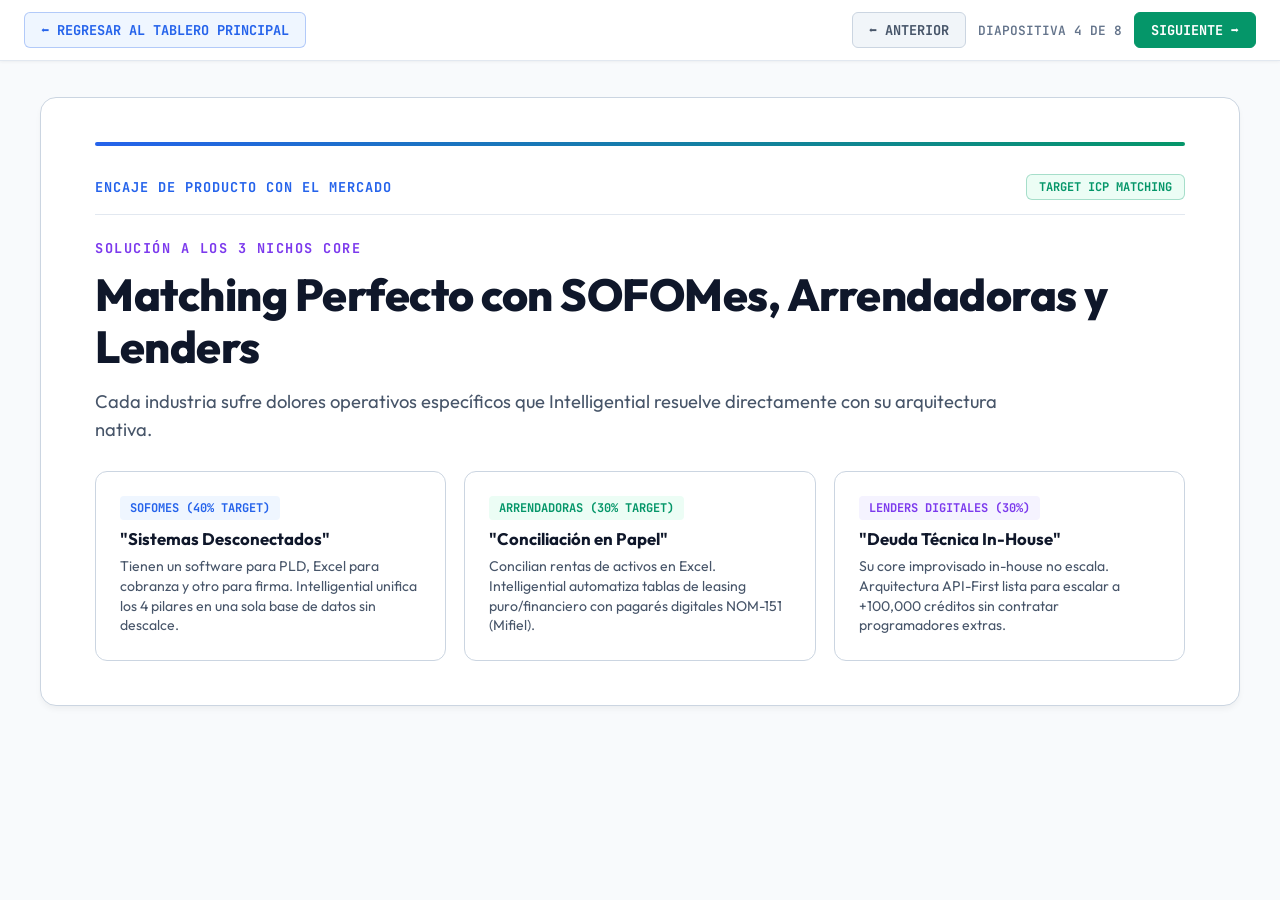
<file: deck_presentation/deck/value-review-renewal.slides/slides/04-icp-matching.html>
<!doctype html>
<html lang="es">
<head>
  <meta charset="utf-8">
  <meta name="viewport" content="width=device-width, initial-scale=1.0">
  <title>Diapositiva 04: Matching por Industria ICP</title>
  <link rel="preconnect" href="https://fonts.googleapis.com">
  <link rel="preconnect" href="https://fonts.gstatic.com" crossorigin>
  <link href="https://fonts.googleapis.com/css2?family=Outfit:wght@400;500;600;700;800&family=JetBrains+Mono:wght@400;600&display=swap" rel="stylesheet">
  <style>
    * { box-sizing: border-box; margin:0; padding:0; }
    body { background:#F8FAFC; color:#0F172A; font-family:'Outfit',sans-serif; min-height:100vh; display:flex; flex-direction:column; -webkit-font-smoothing: antialiased; }
    .mono { font-family:'JetBrains Mono',monospace; }
    
    .slide-nav-bar {
      background:#FFFFFF;
      border-bottom:1px solid #E2E8F0;
      padding:12px 24px;
      display:flex;
      justify-content:space-between;
      align-items:center;
      position:sticky;
      top:0;
      z-index:100;
      box-shadow:0 1px 3px rgba(0,0,0,0.05);
    }

    .btn-back {
      text-decoration:none;
      font-family:'JetBrains Mono',monospace;
      font-size:0.85rem;
      font-weight:700;
      color:#2563EB;
      background:#EFF6FF;
      border:1px solid rgba(37,99,235,0.3);
      padding:8px 16px;
      border-radius:6px;
      transition:all 0.15s ease;
    }
    .btn-back:hover { background:#2563EB; color:#FFFFFF; }

    .slide-controls {
      display:flex;
      align-items:center;
      gap:12px;
    }

    .btn-control {
      text-decoration:none;
      font-family:'JetBrains Mono',monospace;
      font-size:0.85rem;
      font-weight:700;
      padding:8px 16px;
      border-radius:6px;
      transition:all 0.15s ease;
    }
    .btn-prev { color:#475569; background:#F1F5F9; border:1px solid #CBD5E1; }
    .btn-prev:hover { background:#E2E8F0; color:#0F172A; }
    .btn-next { color:#FFFFFF; background:#059669; border:1px solid #059669; }
    .btn-next:hover { background:#047857; }

    .slide-counter {
      font-family:'JetBrains Mono',monospace;
      font-size:0.8rem;
      color:#64748B;
      font-weight:600;
    }

    .slide-wrapper {
      max-width:1200px;
      margin:36px auto;
      width:100%;
      background:#FFFFFF;
      border:1px solid #CBD5E1;
      border-radius:16px;
      padding:44px 54px;
      box-shadow:0 4px 6px -1px rgba(0,0,0,0.05);
      position:relative;
      overflow-y:auto;
    }

    .accent-line {
      height:4px;
      background:linear-gradient(90deg, #2563EB 0%, #059669 100%);
      width:100%;
      margin-bottom:28px;
      border-radius:2px;
    }

    .meta-row {
      display:flex;
      justify-content:space-between;
      align-items:center;
      margin-bottom:24px;
      padding-bottom:14px;
      border-bottom:1px solid #E2E8F0;
    }

    .meta-title { font-size:0.85rem; color:#2563EB; font-weight:700; letter-spacing:1px; }
    .meta-badge { background:#ECFDF5; color:#059669; border:1px solid rgba(5,150,105,0.3); font-size:0.75rem; padding:4px 12px; border-radius:6px; font-weight:700; }

    .eyebrow { font-size:0.85rem; color:#7C3AED; font-weight:700; letter-spacing:1.5px; margin-bottom:12px; text-transform:uppercase; }
    .slide-title { font-size:2.8rem; font-weight:800; line-height:1.15; color:#0F172A; margin-bottom:16px; letter-spacing:-0.5px; }
    .slide-subtitle { font-size:1.15rem; color:#475569; line-height:1.5; max-width:960px; margin-bottom:28px; }

    .meta-grid {
      display:grid;
      grid-template-columns:repeat(auto-fit, minmax(280px, 1fr));
      gap:20px;
      padding-top:28px;
      border-top:1px solid #E2E8F0;
    }

    .meta-card { background:#F8FAFC; border:1px solid #E2E8F0; padding:20px; border-radius:10px; }
    .meta-label { font-size:0.75rem; color:#64748B; font-weight:700; margin-bottom:4px; }
    .meta-value { font-size:1.1rem; color:#0F172A; font-weight:700; }
  </style>
</head>
<body>

  <div class="slide-nav-bar">
    <a href="../../../index.html" class="btn-back">⬅️ REGRESAR AL TABLERO PRINCIPAL</a>
    <div class="slide-controls">
      <a href="03-4pilares.html" class="btn-control btn-prev">⬅️ ANTERIOR</a>
      <span class="slide-counter">DIAPOSITIVA 4 DE 8</span>
      <a href="05-tco-dcf.html" class="btn-control btn-next">SIGUIENTE ➡️</a>
    </div>
  </div>

  <div class="slide-wrapper">
    <div class="accent-line"></div>

    <div class="meta-row">
      <span class="mono meta-title">ENCAJE DE PRODUCTO CON EL MERCADO</span>
      <span class="mono meta-badge">TARGET ICP MATCHING</span>
    </div>

    <div class="mono eyebrow">SOLUCIÓN A LOS 3 NICHOS CORE</div>
    <h1 class="slide-title">Matching Perfecto con SOFOMes, Arrendadoras y Lenders</h1>
    <p class="slide-subtitle">Cada industria sufre dolores operativos específicos que Intelligential resuelve directamente con su arquitectura nativa.</p>

    
        <div style="display:grid; grid-template-columns:repeat(3, 1fr); gap:18px; margin-top:24px;">
          <div style="background:#FFFFFF; border:1px solid #CBD5E1; padding:24px; border-radius:12px;">
            <span class="mono" style="font-size:0.75rem; color:#2563EB; font-weight:700; background:#EFF6FF; padding:4px 10px; border-radius:4px;">SOFOMES (40% TARGET)</span>
            <h3 style="margin:12px 0 8px; font-size:1.05rem; color:#0F172A;">"Sistemas Desconectados"</h3>
            <p style="font-size:0.88rem; color:#475569; line-height:1.4;">Tienen un software para PLD, Excel para cobranza y otro para firma. Intelligential unifica los 4 pilares en una sola base de datos sin descalce.</p>
          </div>
          <div style="background:#FFFFFF; border:1px solid #CBD5E1; padding:24px; border-radius:12px;">
            <span class="mono" style="font-size:0.75rem; color:#059669; font-weight:700; background:#ECFDF5; padding:4px 10px; border-radius:4px;">ARRENDADORAS (30% TARGET)</span>
            <h3 style="margin:12px 0 8px; font-size:1.05rem; color:#0F172A;">"Conciliación en Papel"</h3>
            <p style="font-size:0.88rem; color:#475569; line-height:1.4;">Concilian rentas de activos en Excel. Intelligential automatiza tablas de leasing puro/financiero con pagarés digitales NOM-151 (Mifiel).</p>
          </div>
          <div style="background:#FFFFFF; border:1px solid #CBD5E1; padding:24px; border-radius:12px;">
            <span class="mono" style="font-size:0.75rem; color:#7C3AED; font-weight:700; background:#F5F3FF; padding:4px 10px; border-radius:4px;">LENDERS DIGITALES (30%)</span>
            <h3 style="margin:12px 0 8px; font-size:1.05rem; color:#0F172A;">"Deuda Técnica In-House"</h3>
            <p style="font-size:0.88rem; color:#475569; line-height:1.4;">Su core improvisado in-house no escala. Arquitectura API-First lista para escalar a +100,000 créditos sin contratar programadores extras.</p>
          </div>
        </div>
        
  </div>

</body>
</html>
</file>
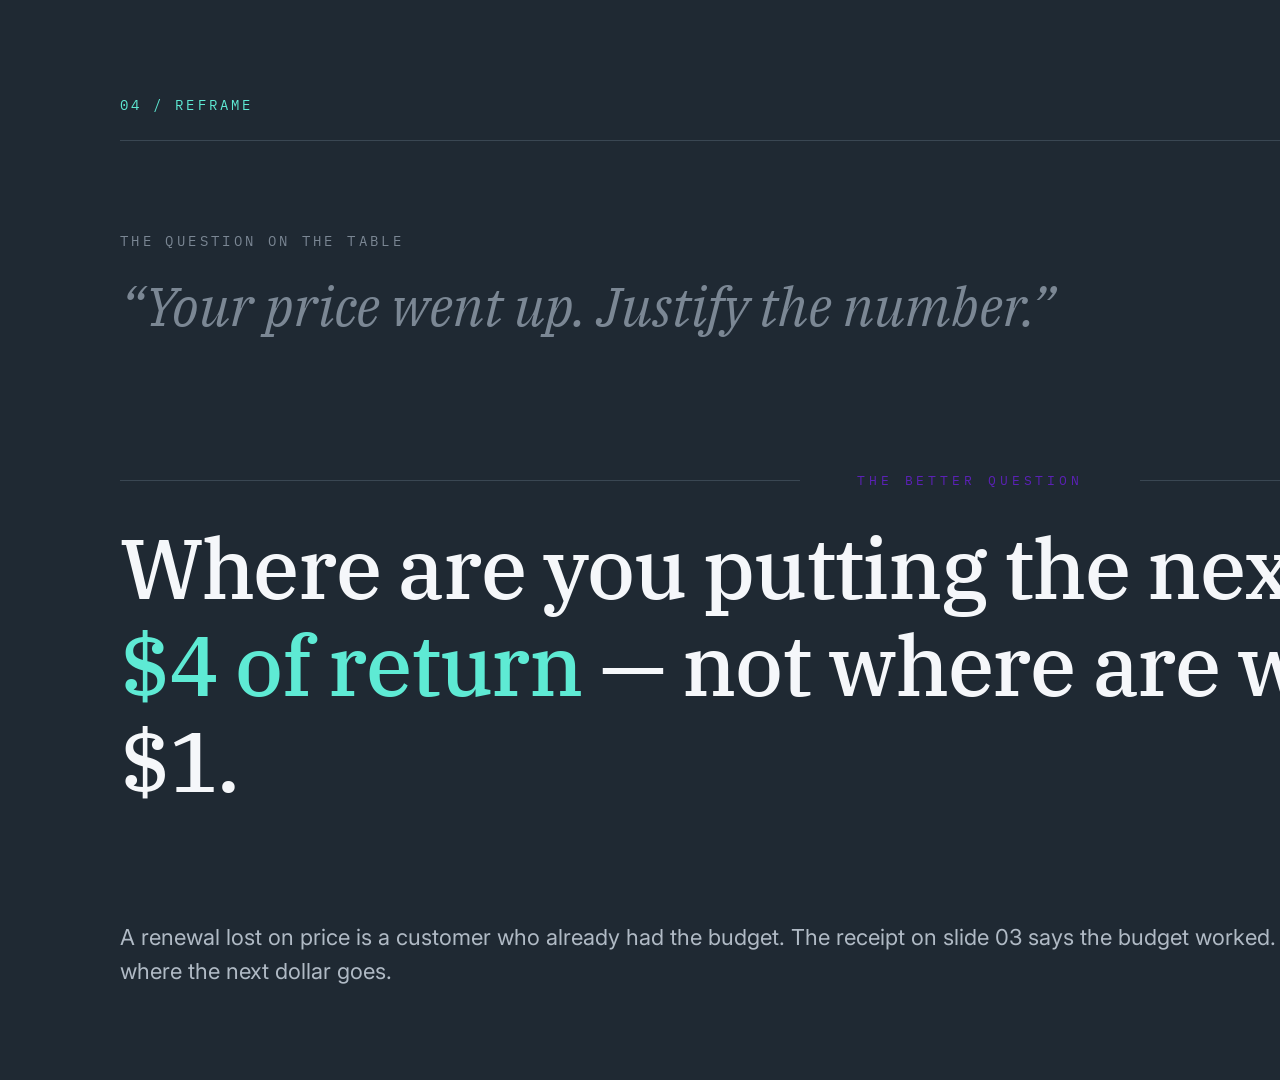
<file: deck_presentation/deck/value-review-renewal.slides/slides/04-reframe.html>
<!doctype html>
<html lang="en">
<head>
<meta charset="utf-8">
<title>Reframe</title>
<link href="https://fonts.googleapis.com/css2?family=Inter:wght@400;500;600;700&family=IBM+Plex+Serif:wght@400;500;600&family=IBM+Plex+Mono:wght@400;500&display=swap" rel="stylesheet">
<style>
  body { margin:0; padding:0; overflow:hidden; background:#1F2933; font-family:'Inter',sans-serif; color:#E8EDF2; }
  .mono { font-family:'IBM Plex Mono',monospace; }
  .serif { font-family:'IBM Plex Serif',serif; }
</style>
</head>
<body>
<div class="slide-container" data-screen-label="04 Reframe" style="position:relative; width:1920px; height:1080px; overflow:hidden; background:#1F2933;">

  <div data-object="true" data-object-type="textbox" style="position:absolute; left:120px; top:96px; width:800px;">
    <div class="mono" style="font-size:14px; letter-spacing:0.22em; color:#5EEAD4; text-transform:uppercase;">04 / Reframe</div>
  </div>
  <div data-object="true" data-object-type="textbox" style="position:absolute; left:1500px; top:96px; width:300px; text-align:right;">
    <div class="mono" style="font-size:14px; letter-spacing:0.22em; color:#7B8794; text-transform:uppercase;">A different question</div>
  </div>
  <div data-object="true" data-object-type="shape" style="position:absolute; left:120px; top:140px; width:1680px; height:1px; background:#3A4753; z-index:1;"></div>

  <!-- The CFO's question (framed as "the wrong question") -->
  <div data-object="true" data-object-type="textbox" style="position:absolute; left:120px; top:232px; width:1680px;">
    <div class="mono" style="font-size:14px; letter-spacing:0.24em; color:#7B8794; text-transform:uppercase; margin-bottom:24px;">The question on the table</div>
    <div class="serif" style="font-size:54px; line-height:1.22; color:#7B8794; font-weight:400; font-style:italic; padding-bottom:8px;">&ldquo;Your price went up. Justify the number.&rdquo;</div>
  </div>

  <!-- Divider hairline with label -->
  <div data-object="true" data-object-type="shape" style="position:absolute; left:120px; top:480px; width:680px; height:1px; background:#3A4753; z-index:1;"></div>
  <div data-object="true" data-object-type="textbox" style="position:absolute; left:830px; top:472px; width:280px; text-align:center;">
    <div class="mono" style="font-size:13px; letter-spacing:0.3em; color:#5B21B6; text-transform:uppercase;">The better question</div>
  </div>
  <div data-object="true" data-object-type="shape" style="position:absolute; left:1140px; top:480px; width:660px; height:1px; background:#3A4753; z-index:1;"></div>

  <!-- The reframed question -->
  <div data-object="true" data-object-type="textbox" style="position:absolute; left:120px; top:520px; width:1680px;">
    <div class="serif" style="font-size:84px; line-height:1.15; color:#F5F7FA; font-weight:500; letter-spacing:-0.015em; padding-bottom:16px;">Where are you putting the next<br><span style="color:#5EEAD4;">$4 of return</span> &mdash; not where are we putting the $1.</div>
  </div>

  <!-- Closing line -->
  <div data-object="true" data-object-type="textbox" style="position:absolute; left:120px; top:920px; width:1400px;">
    <div style="font-size:22px; line-height:1.55; color:#B0BAC5;">A renewal lost on price is a customer who already had the budget. The receipt on slide 03 says the budget worked. Slides 05&ndash;08 talk about where the next dollar goes.</div>
  </div>

  <!-- Footer attribution -->
  <div data-object="true" data-object-type="textbox" style="position:absolute; left:1500px; top:996px; width:300px; text-align:right;">
    <div class="mono" style="font-size:12px; color:#7B8794;">Force Management &mdash; Command of the Message<sup>[5]</sup></div>
  </div>

</div>
</body>
</html>
</file>
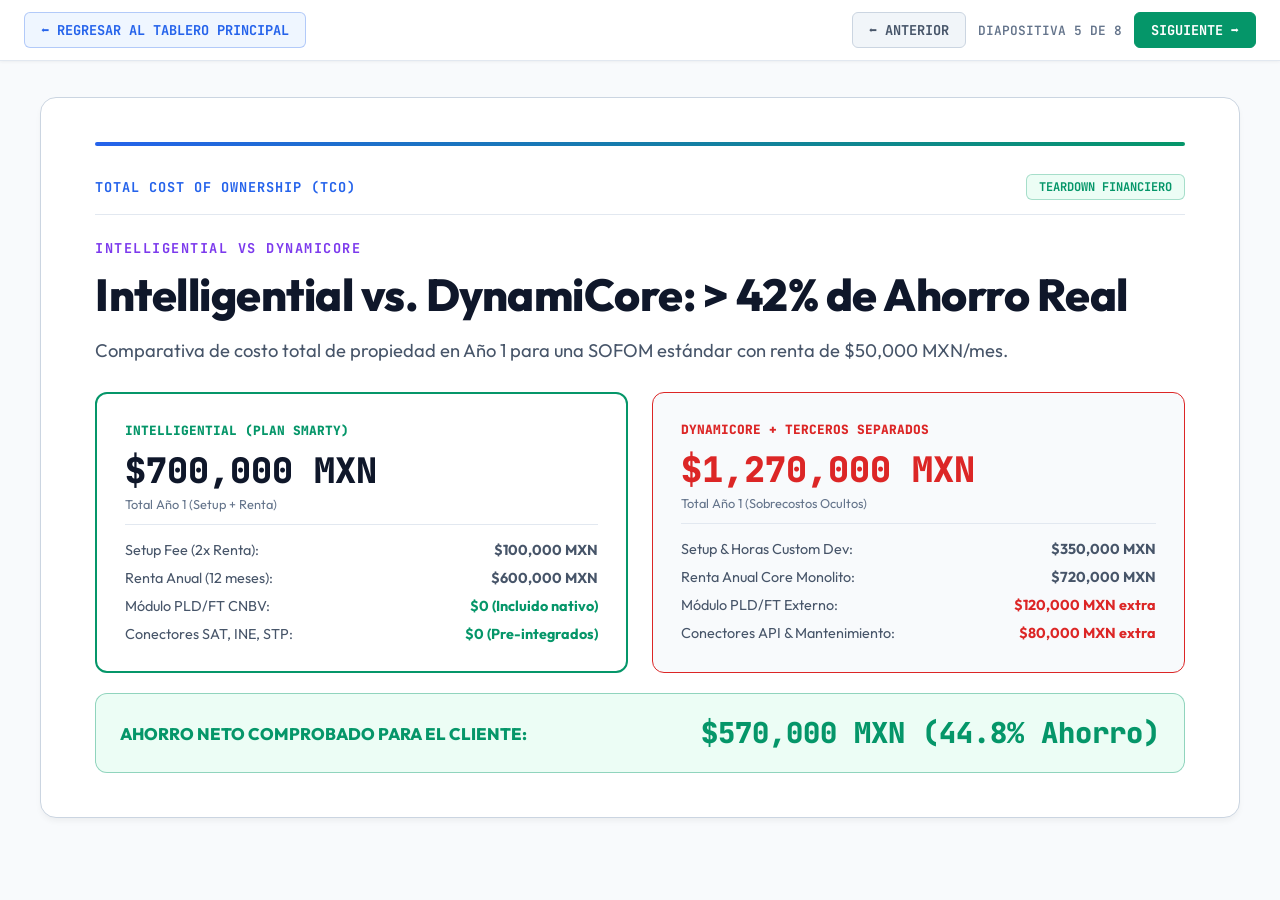
<file: deck_presentation/deck/value-review-renewal.slides/slides/05-tco-dcf.html>
<!doctype html>
<html lang="es">
<head>
  <meta charset="utf-8">
  <meta name="viewport" content="width=device-width, initial-scale=1.0">
  <title>Diapositiva 05: Teardown Financiero TCO</title>
  <link rel="preconnect" href="https://fonts.googleapis.com">
  <link rel="preconnect" href="https://fonts.gstatic.com" crossorigin>
  <link href="https://fonts.googleapis.com/css2?family=Outfit:wght@400;500;600;700;800&family=JetBrains+Mono:wght@400;600&display=swap" rel="stylesheet">
  <style>
    * { box-sizing: border-box; margin:0; padding:0; }
    body { background:#F8FAFC; color:#0F172A; font-family:'Outfit',sans-serif; min-height:100vh; display:flex; flex-direction:column; -webkit-font-smoothing: antialiased; }
    .mono { font-family:'JetBrains Mono',monospace; }
    
    .slide-nav-bar {
      background:#FFFFFF;
      border-bottom:1px solid #E2E8F0;
      padding:12px 24px;
      display:flex;
      justify-content:space-between;
      align-items:center;
      position:sticky;
      top:0;
      z-index:100;
      box-shadow:0 1px 3px rgba(0,0,0,0.05);
    }

    .btn-back {
      text-decoration:none;
      font-family:'JetBrains Mono',monospace;
      font-size:0.85rem;
      font-weight:700;
      color:#2563EB;
      background:#EFF6FF;
      border:1px solid rgba(37,99,235,0.3);
      padding:8px 16px;
      border-radius:6px;
      transition:all 0.15s ease;
    }
    .btn-back:hover { background:#2563EB; color:#FFFFFF; }

    .slide-controls {
      display:flex;
      align-items:center;
      gap:12px;
    }

    .btn-control {
      text-decoration:none;
      font-family:'JetBrains Mono',monospace;
      font-size:0.85rem;
      font-weight:700;
      padding:8px 16px;
      border-radius:6px;
      transition:all 0.15s ease;
    }
    .btn-prev { color:#475569; background:#F1F5F9; border:1px solid #CBD5E1; }
    .btn-prev:hover { background:#E2E8F0; color:#0F172A; }
    .btn-next { color:#FFFFFF; background:#059669; border:1px solid #059669; }
    .btn-next:hover { background:#047857; }

    .slide-counter {
      font-family:'JetBrains Mono',monospace;
      font-size:0.8rem;
      color:#64748B;
      font-weight:600;
    }

    .slide-wrapper {
      max-width:1200px;
      margin:36px auto;
      width:100%;
      background:#FFFFFF;
      border:1px solid #CBD5E1;
      border-radius:16px;
      padding:44px 54px;
      box-shadow:0 4px 6px -1px rgba(0,0,0,0.05);
      position:relative;
      overflow-y:auto;
    }

    .accent-line {
      height:4px;
      background:linear-gradient(90deg, #2563EB 0%, #059669 100%);
      width:100%;
      margin-bottom:28px;
      border-radius:2px;
    }

    .meta-row {
      display:flex;
      justify-content:space-between;
      align-items:center;
      margin-bottom:24px;
      padding-bottom:14px;
      border-bottom:1px solid #E2E8F0;
    }

    .meta-title { font-size:0.85rem; color:#2563EB; font-weight:700; letter-spacing:1px; }
    .meta-badge { background:#ECFDF5; color:#059669; border:1px solid rgba(5,150,105,0.3); font-size:0.75rem; padding:4px 12px; border-radius:6px; font-weight:700; }

    .eyebrow { font-size:0.85rem; color:#7C3AED; font-weight:700; letter-spacing:1.5px; margin-bottom:12px; text-transform:uppercase; }
    .slide-title { font-size:2.8rem; font-weight:800; line-height:1.15; color:#0F172A; margin-bottom:16px; letter-spacing:-0.5px; }
    .slide-subtitle { font-size:1.15rem; color:#475569; line-height:1.5; max-width:960px; margin-bottom:28px; }

    .meta-grid {
      display:grid;
      grid-template-columns:repeat(auto-fit, minmax(280px, 1fr));
      gap:20px;
      padding-top:28px;
      border-top:1px solid #E2E8F0;
    }

    .meta-card { background:#F8FAFC; border:1px solid #E2E8F0; padding:20px; border-radius:10px; }
    .meta-label { font-size:0.75rem; color:#64748B; font-weight:700; margin-bottom:4px; }
    .meta-value { font-size:1.1rem; color:#0F172A; font-weight:700; }
  </style>
</head>
<body>

  <div class="slide-nav-bar">
    <a href="../../../index.html" class="btn-back">⬅️ REGRESAR AL TABLERO PRINCIPAL</a>
    <div class="slide-controls">
      <a href="04-icp-matching.html" class="btn-control btn-prev">⬅️ ANTERIOR</a>
      <span class="slide-counter">DIAPOSITIVA 5 DE 8</span>
      <a href="06-descongelamiento.html" class="btn-control btn-next">SIGUIENTE ➡️</a>
    </div>
  </div>

  <div class="slide-wrapper">
    <div class="accent-line"></div>

    <div class="meta-row">
      <span class="mono meta-title">TOTAL COST OF OWNERSHIP (TCO)</span>
      <span class="mono meta-badge">TEARDOWN FINANCIERO</span>
    </div>

    <div class="mono eyebrow">INTELLIGENTIAL VS DYNAMICORE</div>
    <h1 class="slide-title">Intelligential vs. DynamiCore: > 42% de Ahorro Real</h1>
    <p class="slide-subtitle">Comparativa de costo total de propiedad en Año 1 para una SOFOM estándar con renta de $50,000 MXN/mes.</p>

    
        <div style="display:grid; grid-template-columns:1fr 1fr; gap:24px; margin-top:20px;">
          <div style="background:#FFFFFF; border:2px solid #059669; border-radius:12px; padding:28px;">
            <div class="mono" style="font-size:0.8rem; color:#059669; font-weight:800;">INTELLIGENTIAL (PLAN SMARTY)</div>
            <div class="mono" style="font-size:2.2rem; font-weight:800; color:#0F172A; margin:8px 0 2px;">$700,000 MXN</div>
            <div style="font-size:0.8rem; color:#64748B; padding-bottom:12px; border-bottom:1px solid #E2E8F0; margin-bottom:16px;">Total Año 1 (Setup + Renta)</div>
            <ul style="list-style:none; font-size:0.9rem; color:#475569;">
              <li style="display:flex; justify-content:space-between; margin-bottom:10px;"><span>Setup Fee (2x Renta):</span> <strong>$100,000 MXN</strong></li>
              <li style="display:flex; justify-content:space-between; margin-bottom:10px;"><span>Renta Anual (12 meses):</span> <strong>$600,000 MXN</strong></li>
              <li style="display:flex; justify-content:space-between; margin-bottom:10px;"><span>Módulo PLD/FT CNBV:</span> <strong style="color:#059669;">$0 (Incluido nativo)</strong></li>
              <li style="display:flex; justify-content:space-between;"><span>Conectores SAT, INE, STP:</span> <strong style="color:#059669;">$0 (Pre-integrados)</strong></li>
            </ul>
          </div>
          <div style="background:#F8FAFC; border:1px solid #DC2626; border-radius:12px; padding:28px;">
            <div class="mono" style="font-size:0.8rem; color:#DC2626; font-weight:800;">DYNAMICORE + TERCEROS SEPARADOS</div>
            <div class="mono" style="font-size:2.2rem; font-weight:800; color:#DC2626; margin:8px 0 2px;">$1,270,000 MXN</div>
            <div style="font-size:0.8rem; color:#64748B; padding-bottom:12px; border-bottom:1px solid #E2E8F0; margin-bottom:16px;">Total Año 1 (Sobrecostos Ocultos)</div>
            <ul style="list-style:none; font-size:0.9rem; color:#475569;">
              <li style="display:flex; justify-content:space-between; margin-bottom:10px;"><span>Setup & Horas Custom Dev:</span> <strong>$350,000 MXN</strong></li>
              <li style="display:flex; justify-content:space-between; margin-bottom:10px;"><span>Renta Anual Core Monolito:</span> <strong>$720,000 MXN</strong></li>
              <li style="display:flex; justify-content:space-between; margin-bottom:10px;"><span>Módulo PLD/FT Externo:</span> <strong style="color:#DC2626;">$120,000 MXN extra</strong></li>
              <li style="display:flex; justify-content:space-between;"><span>Conectores API & Mantenimiento:</span> <strong style="color:#DC2626;">$80,000 MXN extra</strong></li>
            </ul>
          </div>
        </div>
        <div style="background:#ECFDF5; border:1px solid rgba(5,150,105,0.4); padding:20px 24px; border-radius:12px; margin-top:20px; display:flex; justify-content:space-between; align-items:center;">
          <span style="font-size:1.05rem; font-weight:800; color:#059669;">AHORRO NETO COMPROBADO PARA EL CLIENTE:</span>
          <span class="mono" style="font-size:1.8rem; font-weight:800; color:#059669;">$570,000 MXN (44.8% Ahorro)</span>
        </div>
        
  </div>

</body>
</html>
</file>
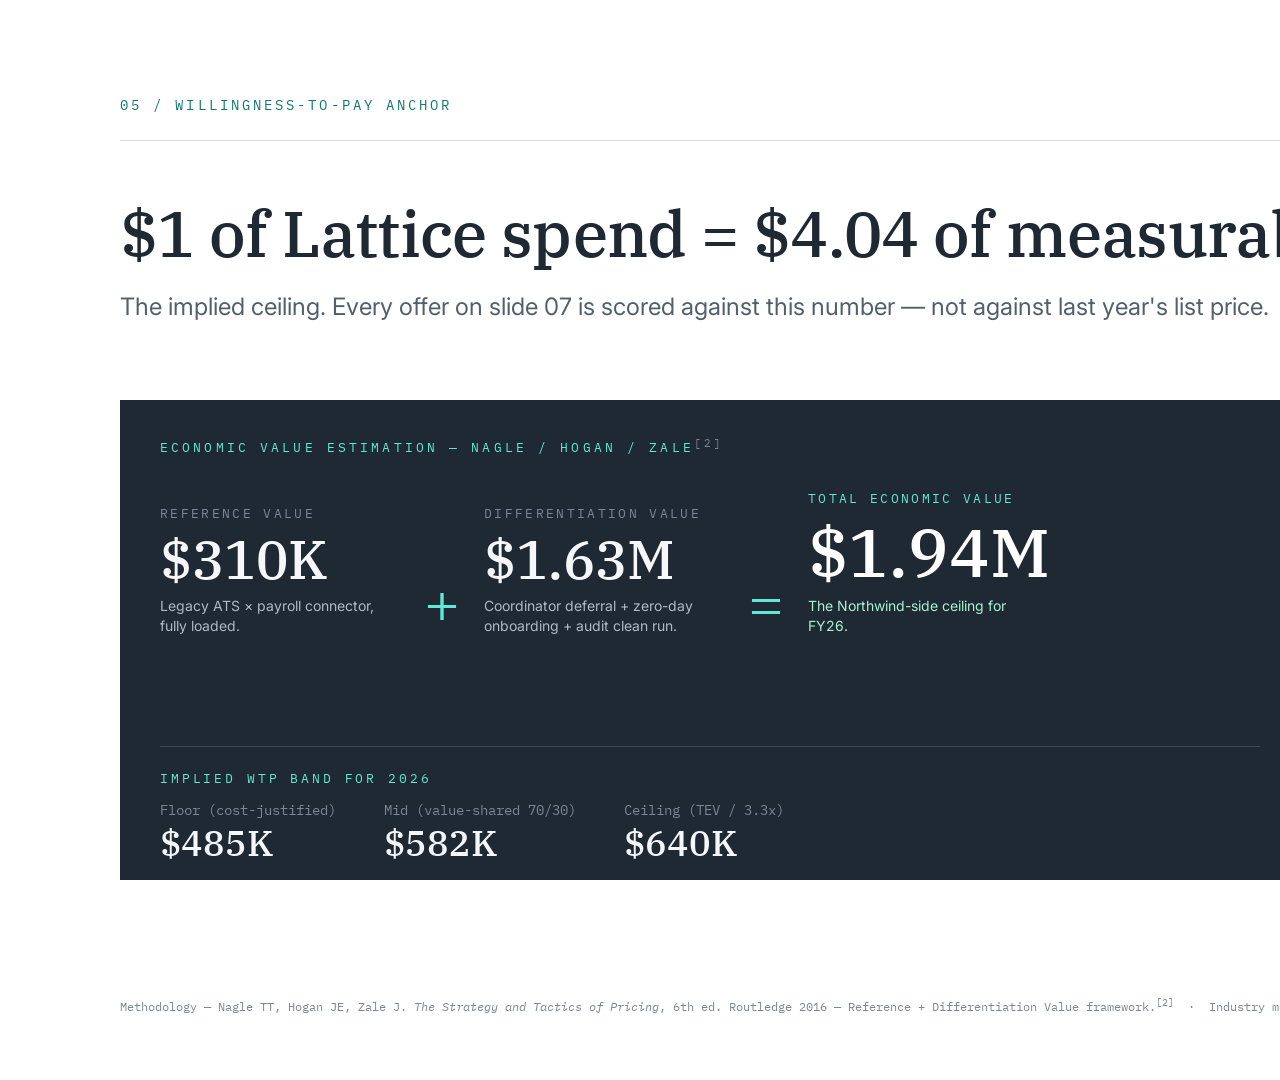
<file: deck_presentation/deck/value-review-renewal.slides/slides/05-wtp-anchor.html>
<!doctype html>
<html lang="en">
<head>
<meta charset="utf-8">
<title>Willingness-to-Pay Anchor</title>
<link href="https://fonts.googleapis.com/css2?family=Inter:wght@400;500;600;700&family=IBM+Plex+Serif:wght@400;500;600&family=IBM+Plex+Mono:wght@400;500&display=swap" rel="stylesheet">
<style>
  body { margin:0; padding:0; overflow:hidden; background:#FFFFFF; font-family:'Inter',sans-serif; color:#1F2933; }
  .mono { font-family:'IBM Plex Mono',monospace; }
  .serif { font-family:'IBM Plex Serif',serif; }
</style>
</head>
<body>
<div class="slide-container" data-screen-label="05 WTP Anchor" style="position:relative; width:1920px; height:1080px; overflow:hidden; background:#FFFFFF;">

  <div data-object="true" data-object-type="textbox" style="position:absolute; left:120px; top:96px; width:1000px;">
    <div class="mono" style="font-size:14px; letter-spacing:0.22em; color:#0F766E; text-transform:uppercase;">05 / Willingness-to-pay anchor</div>
  </div>
  <div data-object="true" data-object-type="textbox" style="position:absolute; left:1500px; top:96px; width:300px; text-align:right;">
    <div class="mono" style="font-size:14px; letter-spacing:0.22em; color:#7B8794; text-transform:uppercase;">Price per unit of outcome</div>
  </div>
  <div data-object="true" data-object-type="shape" style="position:absolute; left:120px; top:140px; width:1680px; height:1px; background:#D5DBE2; z-index:1;"></div>

  <!-- Title -->
  <div data-object="true" data-object-type="textbox" style="position:absolute; left:120px; top:200px; width:1500px;">
    <div class="serif" style="font-size:64px; line-height:1.05; color:#1F2933; font-weight:500; letter-spacing:-0.01em;">$1 of Lattice spend = $4.04 of measurable return.</div>
    <div style="font-size:24px; color:#52606D; margin-top:22px; line-height:1.5;">The implied ceiling. Every offer on slide 07 is scored against this number &mdash; not against last year's list price.</div>
  </div>

  <!-- Big formula card -->
  <div data-object="true" data-object-type="shape" style="position:absolute; left:120px; top:400px; width:1180px; height:480px; background:#1F2933; z-index:0;"></div>

  <div data-object="true" data-object-type="textbox" style="position:absolute; left:160px; top:436px; width:1100px;">
    <div class="mono" style="font-size:13px; letter-spacing:0.24em; color:#5EEAD4; text-transform:uppercase;">Economic Value Estimation &mdash; Nagle / Hogan / Zale<sup style="color:#7B8794;">[2]</sup></div>
  </div>

  <!-- EVE formula visual -->
  <div data-object="true" data-object-type="textbox" style="position:absolute; left:160px; top:490px; width:1100px;">
    <div style="display:flex; align-items:flex-end; gap:24px; padding-bottom:14px;">
      <div>
        <div class="mono" style="font-size:13px; letter-spacing:0.18em; color:#7B8794; text-transform:uppercase;">Reference value</div>
        <div class="serif" style="font-size:54px; color:#F5F7FA; line-height:1.1; margin-top:8px; font-weight:500;">$310K</div>
        <div style="font-size:14px; color:#B0BAC5; margin-top:6px; max-width:240px; line-height:1.45;">Legacy ATS &times; payroll connector, fully loaded.</div>
      </div>
      <div class="serif" style="font-size:60px; color:#5EEAD4; line-height:1.1;">+</div>
      <div>
        <div class="mono" style="font-size:13px; letter-spacing:0.18em; color:#7B8794; text-transform:uppercase;">Differentiation value</div>
        <div class="serif" style="font-size:54px; color:#F5F7FA; line-height:1.1; margin-top:8px; font-weight:500;">$1.63M</div>
        <div style="font-size:14px; color:#B0BAC5; margin-top:6px; max-width:240px; line-height:1.45;">Coordinator deferral + zero-day onboarding + audit clean run.</div>
      </div>
      <div class="serif" style="font-size:60px; color:#5EEAD4; line-height:1.1;">=</div>
      <div>
        <div class="mono" style="font-size:13px; letter-spacing:0.18em; color:#5EEAD4; text-transform:uppercase;">Total economic value</div>
        <div class="serif" style="font-size:68px; color:#FFFFFF; line-height:1.1; margin-top:8px; font-weight:500;">$1.94M</div>
        <div style="font-size:14px; color:#A7F3D0; margin-top:6px; max-width:240px; line-height:1.45;">The Northwind-side ceiling for FY26.</div>
      </div>
    </div>
  </div>

  <!-- Bottom strip with WTP band -->
  <div data-object="true" data-object-type="shape" style="position:absolute; left:160px; top:746px; width:1100px; height:1px; background:#3A4753; z-index:1;"></div>

  <div data-object="true" data-object-type="textbox" style="position:absolute; left:160px; top:770px; width:1100px;">
    <div class="mono" style="font-size:13px; letter-spacing:0.22em; color:#5EEAD4; text-transform:uppercase; margin-bottom:14px;">Implied WTP band for 2026</div>
    <div style="display:flex; align-items:baseline; gap:48px;">
      <div>
        <div class="mono" style="font-size:14px; color:#7B8794;">Floor (cost-justified)</div>
        <div class="serif" style="font-size:36px; color:#F5F7FA; font-weight:500;">$485K</div>
      </div>
      <div>
        <div class="mono" style="font-size:14px; color:#7B8794;">Mid (value-shared 70/30)</div>
        <div class="serif" style="font-size:36px; color:#F5F7FA; font-weight:500;">$582K</div>
      </div>
      <div>
        <div class="mono" style="font-size:14px; color:#7B8794;">Ceiling (TEV / 3.3x)</div>
        <div class="serif" style="font-size:36px; color:#F5F7FA; font-weight:500;">$640K</div>
      </div>
    </div>
  </div>

  <!-- Right: ratio callout -->
  <div data-object="true" data-object-type="shape" style="position:absolute; left:1340px; top:400px; width:460px; height:480px; background:#F4F6F8; border:1px solid #D5DBE2; z-index:0;"></div>

  <div data-object="true" data-object-type="textbox" style="position:absolute; left:1380px; top:436px; width:380px;">
    <div class="mono" style="font-size:13px; letter-spacing:0.24em; color:#5B21B6; text-transform:uppercase;">The anchor we keep coming back to</div>
  </div>

  <div data-object="true" data-object-type="textbox" style="position:absolute; left:1380px; top:520px; width:400px;">
    <div class="serif" style="font-size:168px; color:#0F766E; line-height:0.9; font-weight:500; letter-spacing:-0.04em;">4.04<span style="font-size:64px; color:#1F2933;">&times;</span></div>
    <div style="font-size:18px; color:#52606D; margin-top:24px; line-height:1.5;">Realised return per dollar of platform spend, FY25 actuals.</div>
    <div style="font-size:16px; color:#52606D; margin-top:18px; line-height:1.5;">Industry median for HR-tech ROI sits at <strong style="color:#1F2933;">1.7&times;&ndash;2.4&times;</strong>.</div>
  </div>

  <!-- Footer -->
  <div data-object="true" data-object-type="textbox" style="position:absolute; left:120px; top:996px; width:1680px;">
    <div class="mono" style="font-size:12px; color:#7B8794;">Methodology &mdash; Nagle TT, Hogan JE, Zale J. <em>The Strategy and Tactics of Pricing</em>, 6th ed. Routledge 2016 &mdash; Reference + Differentiation Value framework.<sup>[2]</sup> &nbsp;·&nbsp; Industry median: OpenView SaaS Benchmarks<sup>[6]</sup>.</div>
  </div>

</div>
</body>
</html>
</file>
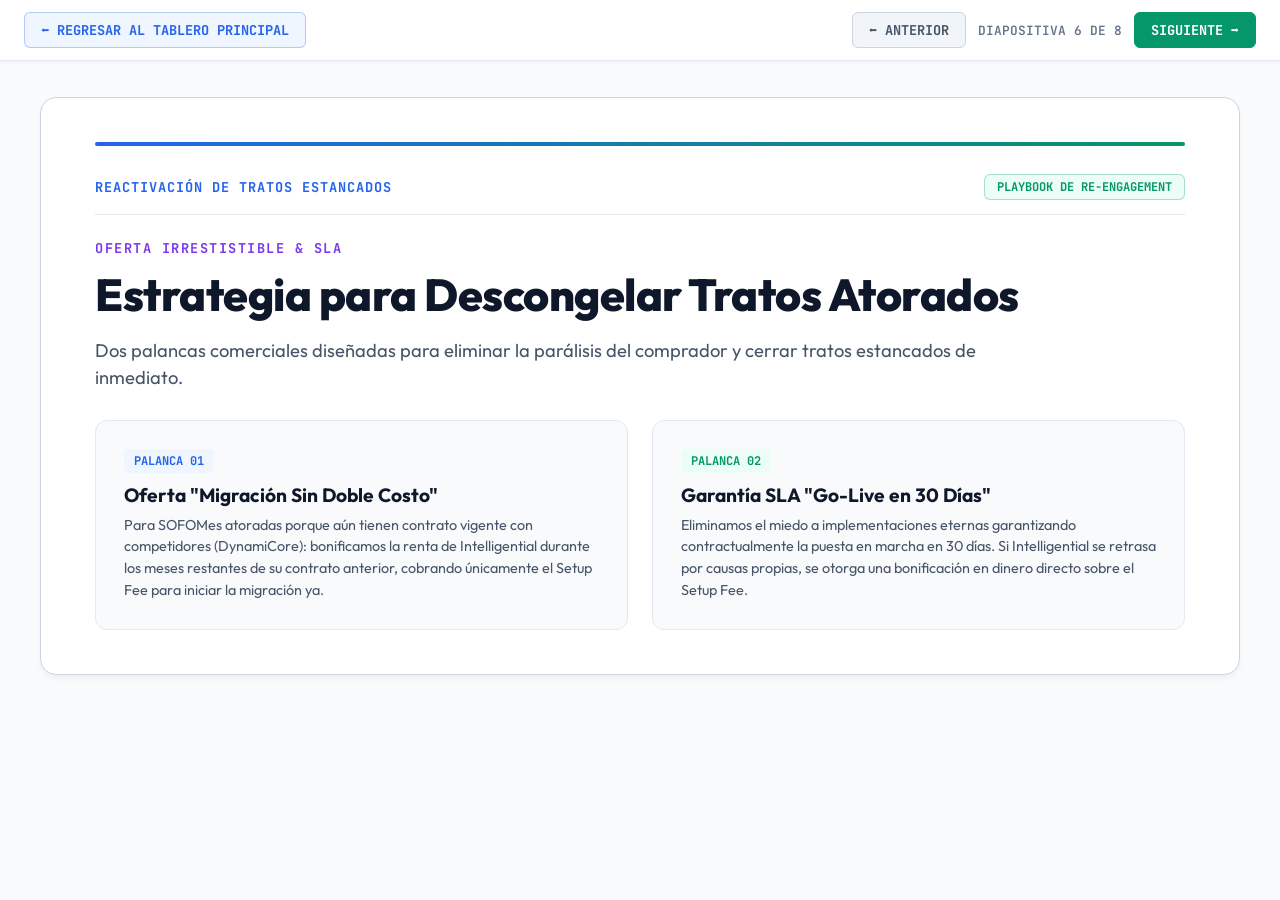
<file: deck_presentation/deck/value-review-renewal.slides/slides/06-descongelamiento.html>
<!doctype html>
<html lang="es">
<head>
  <meta charset="utf-8">
  <meta name="viewport" content="width=device-width, initial-scale=1.0">
  <title>Diapositiva 06: Descongelamiento de Pipeline</title>
  <link rel="preconnect" href="https://fonts.googleapis.com">
  <link rel="preconnect" href="https://fonts.gstatic.com" crossorigin>
  <link href="https://fonts.googleapis.com/css2?family=Outfit:wght@400;500;600;700;800&family=JetBrains+Mono:wght@400;600&display=swap" rel="stylesheet">
  <style>
    * { box-sizing: border-box; margin:0; padding:0; }
    body { background:#F8FAFC; color:#0F172A; font-family:'Outfit',sans-serif; min-height:100vh; display:flex; flex-direction:column; -webkit-font-smoothing: antialiased; }
    .mono { font-family:'JetBrains Mono',monospace; }
    
    .slide-nav-bar {
      background:#FFFFFF;
      border-bottom:1px solid #E2E8F0;
      padding:12px 24px;
      display:flex;
      justify-content:space-between;
      align-items:center;
      position:sticky;
      top:0;
      z-index:100;
      box-shadow:0 1px 3px rgba(0,0,0,0.05);
    }

    .btn-back {
      text-decoration:none;
      font-family:'JetBrains Mono',monospace;
      font-size:0.85rem;
      font-weight:700;
      color:#2563EB;
      background:#EFF6FF;
      border:1px solid rgba(37,99,235,0.3);
      padding:8px 16px;
      border-radius:6px;
      transition:all 0.15s ease;
    }
    .btn-back:hover { background:#2563EB; color:#FFFFFF; }

    .slide-controls {
      display:flex;
      align-items:center;
      gap:12px;
    }

    .btn-control {
      text-decoration:none;
      font-family:'JetBrains Mono',monospace;
      font-size:0.85rem;
      font-weight:700;
      padding:8px 16px;
      border-radius:6px;
      transition:all 0.15s ease;
    }
    .btn-prev { color:#475569; background:#F1F5F9; border:1px solid #CBD5E1; }
    .btn-prev:hover { background:#E2E8F0; color:#0F172A; }
    .btn-next { color:#FFFFFF; background:#059669; border:1px solid #059669; }
    .btn-next:hover { background:#047857; }

    .slide-counter {
      font-family:'JetBrains Mono',monospace;
      font-size:0.8rem;
      color:#64748B;
      font-weight:600;
    }

    .slide-wrapper {
      max-width:1200px;
      margin:36px auto;
      width:100%;
      background:#FFFFFF;
      border:1px solid #CBD5E1;
      border-radius:16px;
      padding:44px 54px;
      box-shadow:0 4px 6px -1px rgba(0,0,0,0.05);
      position:relative;
      overflow-y:auto;
    }

    .accent-line {
      height:4px;
      background:linear-gradient(90deg, #2563EB 0%, #059669 100%);
      width:100%;
      margin-bottom:28px;
      border-radius:2px;
    }

    .meta-row {
      display:flex;
      justify-content:space-between;
      align-items:center;
      margin-bottom:24px;
      padding-bottom:14px;
      border-bottom:1px solid #E2E8F0;
    }

    .meta-title { font-size:0.85rem; color:#2563EB; font-weight:700; letter-spacing:1px; }
    .meta-badge { background:#ECFDF5; color:#059669; border:1px solid rgba(5,150,105,0.3); font-size:0.75rem; padding:4px 12px; border-radius:6px; font-weight:700; }

    .eyebrow { font-size:0.85rem; color:#7C3AED; font-weight:700; letter-spacing:1.5px; margin-bottom:12px; text-transform:uppercase; }
    .slide-title { font-size:2.8rem; font-weight:800; line-height:1.15; color:#0F172A; margin-bottom:16px; letter-spacing:-0.5px; }
    .slide-subtitle { font-size:1.15rem; color:#475569; line-height:1.5; max-width:960px; margin-bottom:28px; }

    .meta-grid {
      display:grid;
      grid-template-columns:repeat(auto-fit, minmax(280px, 1fr));
      gap:20px;
      padding-top:28px;
      border-top:1px solid #E2E8F0;
    }

    .meta-card { background:#F8FAFC; border:1px solid #E2E8F0; padding:20px; border-radius:10px; }
    .meta-label { font-size:0.75rem; color:#64748B; font-weight:700; margin-bottom:4px; }
    .meta-value { font-size:1.1rem; color:#0F172A; font-weight:700; }
  </style>
</head>
<body>

  <div class="slide-nav-bar">
    <a href="../../../index.html" class="btn-back">⬅️ REGRESAR AL TABLERO PRINCIPAL</a>
    <div class="slide-controls">
      <a href="05-tco-dcf.html" class="btn-control btn-prev">⬅️ ANTERIOR</a>
      <span class="slide-counter">DIAPOSITIVA 6 DE 8</span>
      <a href="07-roadmap-partners.html" class="btn-control btn-next">SIGUIENTE ➡️</a>
    </div>
  </div>

  <div class="slide-wrapper">
    <div class="accent-line"></div>

    <div class="meta-row">
      <span class="mono meta-title">REACTIVACIÓN DE TRATOS ESTANCADOS</span>
      <span class="mono meta-badge">PLAYBOOK DE RE-ENGAGEMENT</span>
    </div>

    <div class="mono eyebrow">OFERTA IRRESTISTIBLE & SLA</div>
    <h1 class="slide-title">Estrategia para Descongelar Tratos Atorados</h1>
    <p class="slide-subtitle">Dos palancas comerciales diseñadas para eliminar la parálisis del comprador y cerrar tratos estancados de inmediato.</p>

    
        <div style="display:grid; grid-template-columns:1fr 1fr; gap:24px; margin-top:24px;">
          <div style="background:#F8FAFC; border:1px solid #E2E8F0; padding:28px; border-radius:12px;">
            <span class="mono" style="font-size:0.75rem; color:#2563EB; font-weight:700; background:#EFF6FF; padding:4px 10px; border-radius:4px;">PALANCA 01</span>
            <h3 style="margin:14px 0 8px; font-size:1.2rem; color:#0F172A;">Oferta "Migración Sin Doble Costo"</h3>
            <p style="font-size:0.9rem; color:#475569; line-height:1.5;">Para SOFOMes atoradas porque aún tienen contrato vigente con competidores (DynamiCore): bonificamos la renta de Intelligential durante los meses restantes de su contrato anterior, cobrando únicamente el Setup Fee para iniciar la migración ya.</p>
          </div>
          <div style="background:#F8FAFC; border:1px solid #E2E8F0; padding:28px; border-radius:12px;">
            <span class="mono" style="font-size:0.75rem; color:#059669; font-weight:700; background:#ECFDF5; padding:4px 10px; border-radius:4px;">PALANCA 02</span>
            <h3 style="margin:14px 0 8px; font-size:1.2rem; color:#0F172A;">Garantía SLA "Go-Live en 30 Días"</h3>
            <p style="font-size:0.9rem; color:#475569; line-height:1.5;">Eliminamos el miedo a implementaciones eternas garantizando contractualmente la puesta en marcha en 30 días. Si Intelligential se retrasa por causas propias, se otorga una bonificación en dinero directo sobre el Setup Fee.</p>
          </div>
        </div>
        
  </div>

</body>
</html>
</file>
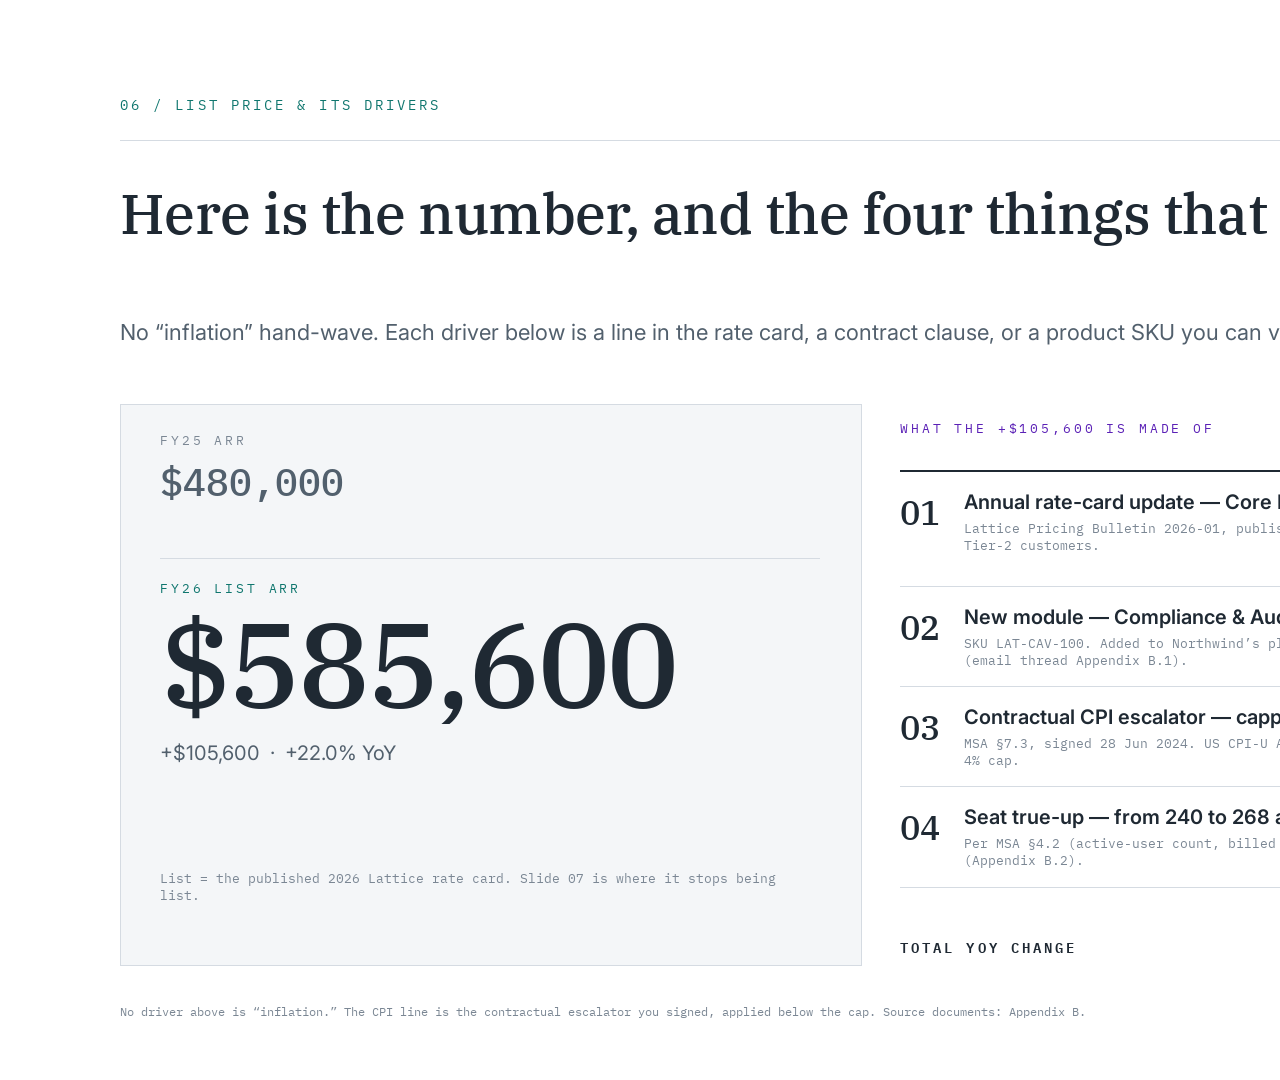
<file: deck_presentation/deck/value-review-renewal.slides/slides/06-list-price-drivers.html>
<!doctype html>
<html lang="en">
<head>
<meta charset="utf-8">
<title>List Price + Drivers</title>
<link href="https://fonts.googleapis.com/css2?family=Inter:wght@400;500;600;700&family=IBM+Plex+Serif:wght@400;500;600&family=IBM+Plex+Mono:wght@400;500&display=swap" rel="stylesheet">
<style>
  body { margin:0; padding:0; overflow:hidden; background:#FFFFFF; font-family:'Inter',sans-serif; color:#1F2933; }
  .mono { font-family:'IBM Plex Mono',monospace; }
  .serif { font-family:'IBM Plex Serif',serif; }
</style>
</head>
<body>
<div class="slide-container" data-screen-label="06 List Price + Drivers" style="position:relative; width:1920px; height:1080px; overflow:hidden; background:#FFFFFF;">

  <div data-object="true" data-object-type="textbox" style="position:absolute; left:120px; top:96px; width:1000px;">
    <div class="mono" style="font-size:14px; letter-spacing:0.22em; color:#0F766E; text-transform:uppercase;">06 / List price &amp; its drivers</div>
  </div>
  <div data-object="true" data-object-type="textbox" style="position:absolute; left:1500px; top:96px; width:300px; text-align:right;">
    <div class="mono" style="font-size:14px; letter-spacing:0.22em; color:#7B8794; text-transform:uppercase;">First dollar figure in the deck</div>
  </div>
  <div data-object="true" data-object-type="shape" style="position:absolute; left:120px; top:140px; width:1680px; height:1px; background:#D5DBE2; z-index:1;"></div>

  <!-- Title -->
  <div data-object="true" data-object-type="textbox" style="position:absolute; left:120px; top:182px; width:1680px;">
    <div class="serif" style="font-size:56px; line-height:1.12; color:#1F2933; font-weight:500; letter-spacing:-0.01em; padding-bottom:10px;">Here is the number, and the four things that moved it.</div>
  </div>
  <div data-object="true" data-object-type="textbox" style="position:absolute; left:120px; top:316px; width:1500px;">
    <div style="font-size:22px; color:#52606D; line-height:1.5;">No &ldquo;inflation&rdquo; hand-wave. Each driver below is a line in the rate card, a contract clause, or a product SKU you can verify.</div>
  </div>

  <!-- LEFT: Number block -->
  <div data-object="true" data-object-type="shape" style="position:absolute; left:120px; top:404px; width:740px; height:560px; background:#F4F6F8; border:1px solid #D5DBE2; z-index:0;"></div>

  <div data-object="true" data-object-type="textbox" style="position:absolute; left:160px; top:432px; width:660px;">
    <div class="mono" style="font-size:13px; letter-spacing:0.22em; color:#7B8794; text-transform:uppercase;">FY25 ARR</div>
    <div class="mono" style="font-size:38px; color:#52606D; font-weight:500; margin-top:10px; line-height:1.2; padding-bottom:6px;">$480,000</div>
  </div>

  <div data-object="true" data-object-type="shape" style="position:absolute; left:160px; top:558px; width:660px; height:1px; background:#D5DBE2; z-index:1;"></div>

  <div data-object="true" data-object-type="textbox" style="position:absolute; left:160px; top:580px; width:660px;">
    <div class="mono" style="font-size:13px; letter-spacing:0.22em; color:#0F766E; text-transform:uppercase;">FY26 list ARR</div>
    <div class="serif" style="font-size:120px; color:#1F2933; font-weight:500; margin-top:6px; line-height:1; letter-spacing:-0.02em;">$585,600</div>
    <div style="font-size:20px; color:#52606D; margin-top:18px;">+$105,600 &nbsp;·&nbsp; +22.0% YoY</div>
  </div>

  <div data-object="true" data-object-type="textbox" style="position:absolute; left:160px; top:870px; width:660px;">
    <div class="mono" style="font-size:13px; color:#7B8794;">List = the published 2026 Lattice rate card. Slide 07 is where it stops being list.</div>
  </div>

  <!-- RIGHT: Driver waterfall -->
  <div data-object="true" data-object-type="textbox" style="position:absolute; left:900px; top:420px; width:900px;">
    <div class="mono" style="font-size:13px; letter-spacing:0.22em; color:#5B21B6; text-transform:uppercase;">What the +$105,600 is made of</div>
  </div>

  <!-- Driver 1 -->
  <div data-object="true" data-object-type="textbox" style="position:absolute; left:900px; top:470px; width:900px;">
    <div style="display:flex; align-items:flex-start; padding:18px 0; border-top:2px solid #1F2933;">
      <div class="serif" style="font-size:34px; color:#1F2933; font-weight:500; min-width:46px;">01</div>
      <div style="flex:1; padding-left:18px;">
        <div style="font-size:20px; color:#1F2933; font-weight:600;">Annual rate-card update &mdash; Core Platform</div>
        <div class="mono" style="font-size:13px; color:#7B8794; margin-top:6px;">Lattice Pricing Bulletin 2026-01, published 14 Jan 2026. Same +7% applied to all Tier-2 customers.</div>
      </div>
      <div class="serif" style="font-size:30px; color:#0F766E; font-weight:500; min-width:160px; text-align:right;">+$33,600</div>
    </div>
  </div>

  <!-- Driver 2 -->
  <div data-object="true" data-object-type="textbox" style="position:absolute; left:900px; top:586px; width:900px;">
    <div style="display:flex; align-items:flex-start; padding:18px 0; border-top:1px solid #D5DBE2;">
      <div class="serif" style="font-size:34px; color:#1F2933; font-weight:500; min-width:46px;">02</div>
      <div style="flex:1; padding-left:18px;">
        <div style="font-size:20px; color:#1F2933; font-weight:600;">New module &mdash; Compliance &amp; Audit Vault</div>
        <div class="mono" style="font-size:13px; color:#7B8794; margin-top:6px;">SKU LAT-CAV-100. Added to Northwind&rsquo;s plan at your written request, 18 Mar 2026 (email thread Appendix B.1).</div>
      </div>
      <div class="serif" style="font-size:30px; color:#0F766E; font-weight:500; min-width:160px; text-align:right;">+$42,000</div>
    </div>
  </div>

  <!-- Driver 3 -->
  <div data-object="true" data-object-type="textbox" style="position:absolute; left:900px; top:686px; width:900px;">
    <div style="display:flex; align-items:flex-start; padding:18px 0; border-top:1px solid #D5DBE2;">
      <div class="serif" style="font-size:34px; color:#1F2933; font-weight:500; min-width:46px;">03</div>
      <div style="flex:1; padding-left:18px;">
        <div style="font-size:20px; color:#1F2933; font-weight:600;">Contractual CPI escalator &mdash; capped at 4%</div>
        <div class="mono" style="font-size:13px; color:#7B8794; margin-top:6px;">MSA &sect;7.3, signed 28 Jun 2024. US CPI-U Apr&rsquo;26 print = 3.1%; we applied 3.1%, not the 4% cap.</div>
      </div>
      <div class="serif" style="font-size:30px; color:#0F766E; font-weight:500; min-width:160px; text-align:right;">+$14,880</div>
    </div>
  </div>

  <!-- Driver 4 -->
  <div data-object="true" data-object-type="textbox" style="position:absolute; left:900px; top:786px; width:900px;">
    <div style="display:flex; align-items:flex-start; padding:18px 0; border-top:1px solid #D5DBE2; border-bottom:1px solid #D5DBE2;">
      <div class="serif" style="font-size:34px; color:#1F2933; font-weight:500; min-width:46px;">04</div>
      <div style="flex:1; padding-left:18px;">
        <div style="font-size:20px; color:#1F2933; font-weight:600;">Seat true-up &mdash; from 240 to 268 active users</div>
        <div class="mono" style="font-size:13px; color:#7B8794; margin-top:6px;">Per MSA &sect;4.2 (active-user count, billed at anniversary). Northwind HRIS roster Q1&rsquo;26 (Appendix B.2).</div>
      </div>
      <div class="serif" style="font-size:30px; color:#0F766E; font-weight:500; min-width:160px; text-align:right;">+$15,120</div>
    </div>
  </div>

  <!-- Total row -->
  <div data-object="true" data-object-type="textbox" style="position:absolute; left:900px; top:898px; width:900px;">
    <div style="display:flex; align-items:baseline; padding:14px 0;">
      <div style="flex:1;">
        <div class="mono" style="font-size:14px; letter-spacing:0.22em; color:#1F2933; text-transform:uppercase; font-weight:600;">Total YoY change</div>
      </div>
      <div class="serif" style="font-size:40px; color:#1F2933; font-weight:600;">+$105,600</div>
    </div>
  </div>

  <!-- Footer -->
  <div data-object="true" data-object-type="textbox" style="position:absolute; left:120px; top:1004px; width:1680px;">
    <div class="mono" style="font-size:12px; color:#7B8794;">No driver above is &ldquo;inflation.&rdquo; The CPI line is the contractual escalator you signed, applied below the cap. Source documents: Appendix B.</div>
  </div>

</div>
</body>
</html>
</file>
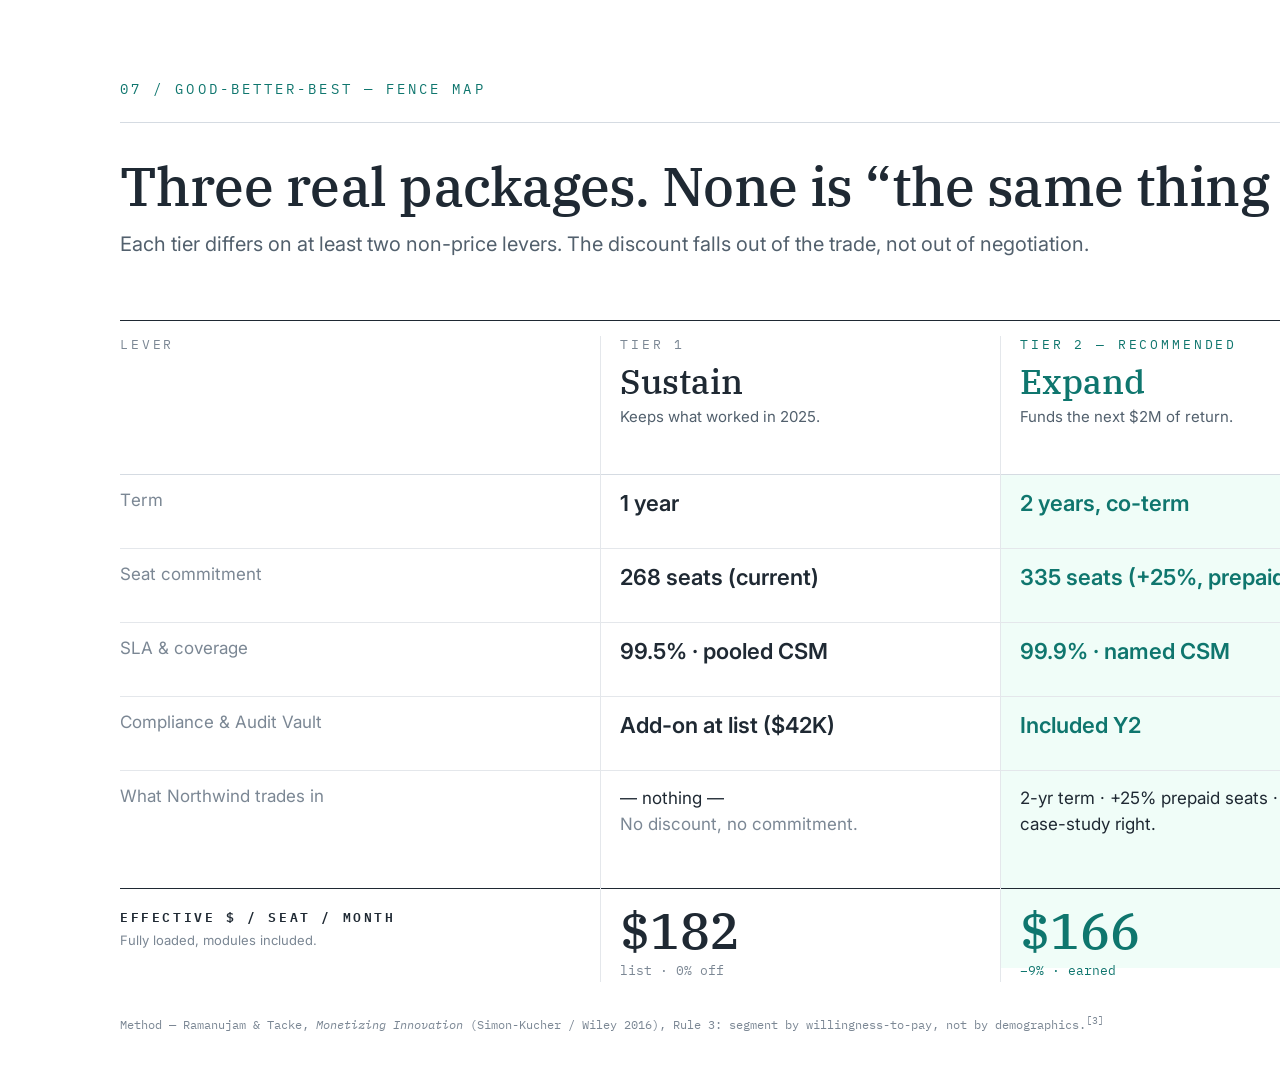
<file: deck_presentation/deck/value-review-renewal.slides/slides/07-good-better-best.html>
<!doctype html>
<html lang="en">
<head>
<meta charset="utf-8">
<title>Good-Better-Best Fence Map</title>
<link href="https://fonts.googleapis.com/css2?family=Inter:wght@400;500;600;700&family=IBM+Plex+Serif:wght@400;500;600&family=IBM+Plex+Mono:wght@400;500&display=swap" rel="stylesheet">
<style>
  body { margin:0; padding:0; overflow:hidden; background:#FFFFFF; font-family:'Inter',sans-serif; color:#1F2933; }
  .mono { font-family:'IBM Plex Mono',monospace; }
  .serif { font-family:'IBM Plex Serif',serif; }
</style>
</head>
<body>
<div class="slide-container" data-screen-label="07 Good Better Best" style="position:relative; width:1920px; height:1080px; overflow:hidden; background:#FFFFFF;">

  <div data-object="true" data-object-type="textbox" style="position:absolute; left:120px; top:80px; width:1000px;">
    <div class="mono" style="font-size:14px; letter-spacing:0.22em; color:#0F766E; text-transform:uppercase;">07 / Good-better-best &mdash; fence map</div>
  </div>
  <div data-object="true" data-object-type="textbox" style="position:absolute; left:1500px; top:80px; width:300px; text-align:right;">
    <div class="mono" style="font-size:14px; letter-spacing:0.22em; color:#7B8794; text-transform:uppercase;">No discount ladder</div>
  </div>
  <div data-object="true" data-object-type="shape" style="position:absolute; left:120px; top:122px; width:1680px; height:1px; background:#D5DBE2; z-index:1;"></div>

  <!-- Title -->
  <div data-object="true" data-object-type="textbox" style="position:absolute; left:120px; top:158px; width:1680px;">
    <div class="serif" style="font-size:54px; line-height:1.06; color:#1F2933; font-weight:500; letter-spacing:-0.01em;">Three real packages. None is &ldquo;the same thing for less.&rdquo;</div>
    <div style="font-size:20px; color:#52606D; margin-top:14px; line-height:1.5;">Each tier differs on at least two non-price levers. The discount falls out of the trade, not out of negotiation.</div>
  </div>

  <!-- Column headers -->
  <div data-object="true" data-object-type="shape" style="position:absolute; left:120px; top:320px; width:1680px; height:1px; background:#1F2933; z-index:1;"></div>

  <div data-object="true" data-object-type="textbox" style="position:absolute; left:120px; top:336px; width:480px;">
    <div class="mono" style="font-size:13px; letter-spacing:0.22em; color:#7B8794; text-transform:uppercase;">Lever</div>
  </div>

  <div data-object="true" data-object-type="textbox" style="position:absolute; left:620px; top:336px; width:380px;">
    <div class="mono" style="font-size:13px; letter-spacing:0.22em; color:#7B8794; text-transform:uppercase;">Tier 1</div>
    <div class="serif" style="font-size:34px; color:#1F2933; font-weight:500; margin-top:6px;">Sustain</div>
    <div style="font-size:15px; color:#52606D; margin-top:4px;">Keeps what worked in 2025.</div>
  </div>

  <div data-object="true" data-object-type="textbox" style="position:absolute; left:1020px; top:336px; width:380px;">
    <div class="mono" style="font-size:13px; letter-spacing:0.22em; color:#0F766E; text-transform:uppercase;">Tier 2 &mdash; recommended</div>
    <div class="serif" style="font-size:34px; color:#0F766E; font-weight:500; margin-top:6px;">Expand</div>
    <div style="font-size:15px; color:#52606D; margin-top:4px;">Funds the next $2M of return.</div>
  </div>

  <div data-object="true" data-object-type="textbox" style="position:absolute; left:1420px; top:336px; width:380px;">
    <div class="mono" style="font-size:13px; letter-spacing:0.22em; color:#5B21B6; text-transform:uppercase;">Tier 3</div>
    <div class="serif" style="font-size:34px; color:#1F2933; font-weight:500; margin-top:6px;">Compound</div>
    <div style="font-size:15px; color:#52606D; margin-top:4px;">Three-year locked partnership.</div>
  </div>

  <!-- Recommended column highlight -->
  <div data-object="true" data-object-type="shape" style="position:absolute; left:1000px; top:474px; width:400px; height:494px; background:#F0FDF8; z-index:0;"></div>

  <!-- Row: Term -->
  <div data-object="true" data-object-type="shape" style="position:absolute; left:120px; top:474px; width:1680px; height:1px; background:#D5DBE2; z-index:1;"></div>
  <div data-object="true" data-object-type="textbox" style="position:absolute; left:120px; top:490px; width:480px;">
    <div style="font-size:17px; color:#7B8794; letter-spacing:0.04em;">Term</div>
  </div>
  <div data-object="true" data-object-type="textbox" style="position:absolute; left:620px; top:490px; width:380px;">
    <div style="font-size:22px; color:#1F2933; font-weight:600;">1 year</div>
  </div>
  <div data-object="true" data-object-type="textbox" style="position:absolute; left:1020px; top:490px; width:380px;">
    <div style="font-size:22px; color:#0F766E; font-weight:600;">2 years, co-term</div>
  </div>
  <div data-object="true" data-object-type="textbox" style="position:absolute; left:1420px; top:490px; width:380px;">
    <div style="font-size:22px; color:#1F2933; font-weight:600;">3 years, prepaid Y1</div>
  </div>

  <!-- Row: Seats -->
  <div data-object="true" data-object-type="shape" style="position:absolute; left:120px; top:548px; width:1680px; height:1px; background:#E4E7EB; z-index:1;"></div>
  <div data-object="true" data-object-type="textbox" style="position:absolute; left:120px; top:564px; width:480px;">
    <div style="font-size:17px; color:#7B8794;">Seat commitment</div>
  </div>
  <div data-object="true" data-object-type="textbox" style="position:absolute; left:620px; top:564px; width:380px;">
    <div style="font-size:22px; color:#1F2933; font-weight:600;">268 seats (current)</div>
  </div>
  <div data-object="true" data-object-type="textbox" style="position:absolute; left:1020px; top:564px; width:380px;">
    <div style="font-size:22px; color:#0F766E; font-weight:600;">335 seats (+25%, prepaid)</div>
  </div>
  <div data-object="true" data-object-type="textbox" style="position:absolute; left:1420px; top:564px; width:380px;">
    <div style="font-size:22px; color:#1F2933; font-weight:600;">402 seats (+50%, prepaid)</div>
  </div>

  <!-- Row: SLA -->
  <div data-object="true" data-object-type="shape" style="position:absolute; left:120px; top:622px; width:1680px; height:1px; background:#E4E7EB; z-index:1;"></div>
  <div data-object="true" data-object-type="textbox" style="position:absolute; left:120px; top:638px; width:480px;">
    <div style="font-size:17px; color:#7B8794;">SLA &amp; coverage</div>
  </div>
  <div data-object="true" data-object-type="textbox" style="position:absolute; left:620px; top:638px; width:380px;">
    <div style="font-size:22px; color:#1F2933; font-weight:600;">99.5% &middot; pooled CSM</div>
  </div>
  <div data-object="true" data-object-type="textbox" style="position:absolute; left:1020px; top:638px; width:380px;">
    <div style="font-size:22px; color:#0F766E; font-weight:600;">99.9% &middot; named CSM</div>
  </div>
  <div data-object="true" data-object-type="textbox" style="position:absolute; left:1420px; top:638px; width:380px;">
    <div style="font-size:22px; color:#1F2933; font-weight:600;">99.95% &middot; exec sponsor</div>
  </div>

  <!-- Row: Compliance & Audit module -->
  <div data-object="true" data-object-type="shape" style="position:absolute; left:120px; top:696px; width:1680px; height:1px; background:#E4E7EB; z-index:1;"></div>
  <div data-object="true" data-object-type="textbox" style="position:absolute; left:120px; top:712px; width:480px;">
    <div style="font-size:17px; color:#7B8794;">Compliance &amp; Audit Vault</div>
  </div>
  <div data-object="true" data-object-type="textbox" style="position:absolute; left:620px; top:712px; width:380px;">
    <div style="font-size:22px; color:#1F2933; font-weight:600;">Add-on at list ($42K)</div>
  </div>
  <div data-object="true" data-object-type="textbox" style="position:absolute; left:1020px; top:712px; width:380px;">
    <div style="font-size:22px; color:#0F766E; font-weight:600;">Included Y2</div>
  </div>
  <div data-object="true" data-object-type="textbox" style="position:absolute; left:1420px; top:712px; width:380px;">
    <div style="font-size:22px; color:#1F2933; font-weight:600;">Included Y1 + Workflow Studio</div>
  </div>

  <!-- Row: What Northwind trades -->
  <div data-object="true" data-object-type="shape" style="position:absolute; left:120px; top:770px; width:1680px; height:1px; background:#E4E7EB; z-index:1;"></div>
  <div data-object="true" data-object-type="textbox" style="position:absolute; left:120px; top:786px; width:480px;">
    <div style="font-size:17px; color:#7B8794;">What Northwind trades in</div>
  </div>
  <div data-object="true" data-object-type="textbox" style="position:absolute; left:620px; top:786px; width:380px;">
    <div style="font-size:17px; color:#1F2933; line-height:1.5;">&mdash; nothing &mdash;<br><span style="color:#7B8794;">No discount, no commitment.</span></div>
  </div>
  <div data-object="true" data-object-type="textbox" style="position:absolute; left:1020px; top:786px; width:380px;">
    <div style="font-size:17px; color:#1F2933; line-height:1.5;">2-yr term &middot; +25% prepaid seats &middot; one logo / case-study right.</div>
  </div>
  <div data-object="true" data-object-type="textbox" style="position:absolute; left:1420px; top:786px; width:380px;">
    <div style="font-size:17px; color:#1F2933; line-height:1.5;">3-yr term &middot; +50% prepaid seats &middot; reference call rights &middot; joint roadmap forum.</div>
  </div>

  <!-- Effective $/seat/mo row -->
  <div data-object="true" data-object-type="shape" style="position:absolute; left:120px; top:888px; width:1680px; height:1px; background:#1F2933; z-index:1;"></div>
  <div data-object="true" data-object-type="textbox" style="position:absolute; left:120px; top:906px; width:480px;">
    <div class="mono" style="font-size:13px; letter-spacing:0.2em; color:#1F2933; text-transform:uppercase; font-weight:600;">Effective $ / seat / month</div>
    <div style="font-size:13px; color:#7B8794; margin-top:4px;">Fully loaded, modules included.</div>
  </div>
  <div data-object="true" data-object-type="textbox" style="position:absolute; left:620px; top:906px; width:380px;">
    <div class="serif" style="font-size:50px; color:#1F2933; font-weight:500; line-height:1;">$182</div>
    <div class="mono" style="font-size:13px; color:#7B8794; margin-top:6px;">list &middot; 0% off</div>
  </div>
  <div data-object="true" data-object-type="textbox" style="position:absolute; left:1020px; top:906px; width:380px;">
    <div class="serif" style="font-size:50px; color:#0F766E; font-weight:500; line-height:1;">$166</div>
    <div class="mono" style="font-size:13px; color:#0F766E; margin-top:6px;">&minus;9% &middot; earned</div>
  </div>
  <div data-object="true" data-object-type="textbox" style="position:absolute; left:1420px; top:906px; width:380px;">
    <div class="serif" style="font-size:50px; color:#1F2933; font-weight:500; line-height:1;">$149</div>
    <div class="mono" style="font-size:13px; color:#5B21B6; margin-top:6px;">&minus;18% &middot; earned</div>
  </div>

  <!-- Vertical separators -->
  <div data-object="true" data-object-type="shape" style="position:absolute; left:600px; top:336px; width:1px; height:646px; background:#E4E7EB; z-index:2;"></div>
  <div data-object="true" data-object-type="shape" style="position:absolute; left:1000px; top:336px; width:1px; height:646px; background:#E4E7EB; z-index:2;"></div>
  <div data-object="true" data-object-type="shape" style="position:absolute; left:1400px; top:336px; width:1px; height:646px; background:#E4E7EB; z-index:2;"></div>

  <!-- Footer -->
  <div data-object="true" data-object-type="textbox" style="position:absolute; left:120px; top:1014px; width:1680px;">
    <div class="mono" style="font-size:12px; color:#7B8794;">Method &mdash; Ramanujam &amp; Tacke, <em>Monetizing Innovation</em> (Simon-Kucher / Wiley 2016), Rule 3: segment by willingness-to-pay, not by demographics.<sup>[3]</sup></div>
  </div>

</div>
</body>
</html>
</file>
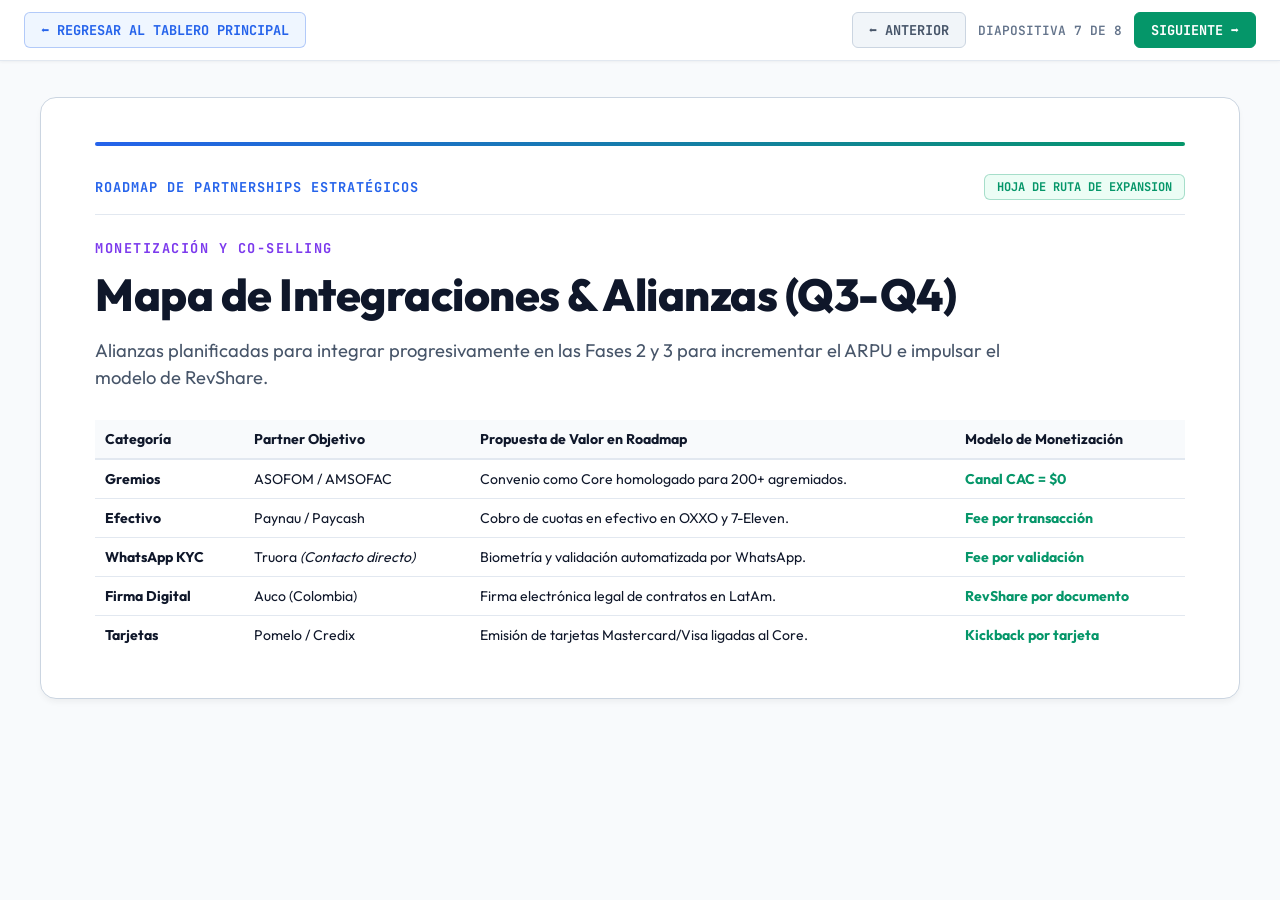
<file: deck_presentation/deck/value-review-renewal.slides/slides/07-roadmap-partners.html>
<!doctype html>
<html lang="es">
<head>
  <meta charset="utf-8">
  <meta name="viewport" content="width=device-width, initial-scale=1.0">
  <title>Diapositiva 07: Roadmap de Alianzas</title>
  <link rel="preconnect" href="https://fonts.googleapis.com">
  <link rel="preconnect" href="https://fonts.gstatic.com" crossorigin>
  <link href="https://fonts.googleapis.com/css2?family=Outfit:wght@400;500;600;700;800&family=JetBrains+Mono:wght@400;600&display=swap" rel="stylesheet">
  <style>
    * { box-sizing: border-box; margin:0; padding:0; }
    body { background:#F8FAFC; color:#0F172A; font-family:'Outfit',sans-serif; min-height:100vh; display:flex; flex-direction:column; -webkit-font-smoothing: antialiased; }
    .mono { font-family:'JetBrains Mono',monospace; }
    
    .slide-nav-bar {
      background:#FFFFFF;
      border-bottom:1px solid #E2E8F0;
      padding:12px 24px;
      display:flex;
      justify-content:space-between;
      align-items:center;
      position:sticky;
      top:0;
      z-index:100;
      box-shadow:0 1px 3px rgba(0,0,0,0.05);
    }

    .btn-back {
      text-decoration:none;
      font-family:'JetBrains Mono',monospace;
      font-size:0.85rem;
      font-weight:700;
      color:#2563EB;
      background:#EFF6FF;
      border:1px solid rgba(37,99,235,0.3);
      padding:8px 16px;
      border-radius:6px;
      transition:all 0.15s ease;
    }
    .btn-back:hover { background:#2563EB; color:#FFFFFF; }

    .slide-controls {
      display:flex;
      align-items:center;
      gap:12px;
    }

    .btn-control {
      text-decoration:none;
      font-family:'JetBrains Mono',monospace;
      font-size:0.85rem;
      font-weight:700;
      padding:8px 16px;
      border-radius:6px;
      transition:all 0.15s ease;
    }
    .btn-prev { color:#475569; background:#F1F5F9; border:1px solid #CBD5E1; }
    .btn-prev:hover { background:#E2E8F0; color:#0F172A; }
    .btn-next { color:#FFFFFF; background:#059669; border:1px solid #059669; }
    .btn-next:hover { background:#047857; }

    .slide-counter {
      font-family:'JetBrains Mono',monospace;
      font-size:0.8rem;
      color:#64748B;
      font-weight:600;
    }

    .slide-wrapper {
      max-width:1200px;
      margin:36px auto;
      width:100%;
      background:#FFFFFF;
      border:1px solid #CBD5E1;
      border-radius:16px;
      padding:44px 54px;
      box-shadow:0 4px 6px -1px rgba(0,0,0,0.05);
      position:relative;
      overflow-y:auto;
    }

    .accent-line {
      height:4px;
      background:linear-gradient(90deg, #2563EB 0%, #059669 100%);
      width:100%;
      margin-bottom:28px;
      border-radius:2px;
    }

    .meta-row {
      display:flex;
      justify-content:space-between;
      align-items:center;
      margin-bottom:24px;
      padding-bottom:14px;
      border-bottom:1px solid #E2E8F0;
    }

    .meta-title { font-size:0.85rem; color:#2563EB; font-weight:700; letter-spacing:1px; }
    .meta-badge { background:#ECFDF5; color:#059669; border:1px solid rgba(5,150,105,0.3); font-size:0.75rem; padding:4px 12px; border-radius:6px; font-weight:700; }

    .eyebrow { font-size:0.85rem; color:#7C3AED; font-weight:700; letter-spacing:1.5px; margin-bottom:12px; text-transform:uppercase; }
    .slide-title { font-size:2.8rem; font-weight:800; line-height:1.15; color:#0F172A; margin-bottom:16px; letter-spacing:-0.5px; }
    .slide-subtitle { font-size:1.15rem; color:#475569; line-height:1.5; max-width:960px; margin-bottom:28px; }

    .meta-grid {
      display:grid;
      grid-template-columns:repeat(auto-fit, minmax(280px, 1fr));
      gap:20px;
      padding-top:28px;
      border-top:1px solid #E2E8F0;
    }

    .meta-card { background:#F8FAFC; border:1px solid #E2E8F0; padding:20px; border-radius:10px; }
    .meta-label { font-size:0.75rem; color:#64748B; font-weight:700; margin-bottom:4px; }
    .meta-value { font-size:1.1rem; color:#0F172A; font-weight:700; }
  </style>
</head>
<body>

  <div class="slide-nav-bar">
    <a href="../../../index.html" class="btn-back">⬅️ REGRESAR AL TABLERO PRINCIPAL</a>
    <div class="slide-controls">
      <a href="06-descongelamiento.html" class="btn-control btn-prev">⬅️ ANTERIOR</a>
      <span class="slide-counter">DIAPOSITIVA 7 DE 8</span>
      <a href="08-plan-ejecucion.html" class="btn-control btn-next">SIGUIENTE ➡️</a>
    </div>
  </div>

  <div class="slide-wrapper">
    <div class="accent-line"></div>

    <div class="meta-row">
      <span class="mono meta-title">ROADMAP DE PARTNERSHIPS ESTRATÉGICOS</span>
      <span class="mono meta-badge">HOJA DE RUTA DE EXPANSION</span>
    </div>

    <div class="mono eyebrow">MONETIZACIÓN Y CO-SELLING</div>
    <h1 class="slide-title">Mapa de Integraciones & Alianzas (Q3-Q4)</h1>
    <p class="slide-subtitle">Alianzas planificadas para integrar progresivamente en las Fases 2 y 3 para incrementar el ARPU e impulsar el modelo de RevShare.</p>

    
        <table class="impact-table" style="width:100%; border-collapse:collapse; margin-top:20px; font-size:0.88rem;">
          <thead>
            <tr style="background:#F8FAFC; text-align:left;">
              <th style="padding:10px; border-bottom:2px solid #E2E8F0;">Categoría</th>
              <th style="padding:10px; border-bottom:2px solid #E2E8F0;">Partner Objetivo</th>
              <th style="padding:10px; border-bottom:2px solid #E2E8F0;">Propuesta de Valor en Roadmap</th>
              <th style="padding:10px; border-bottom:2px solid #E2E8F0;">Modelo de Monetización</th>
            </tr>
          </thead>
          <tbody>
            <tr>
              <td style="padding:10px; border-bottom:1px solid #E2E8F0;"><strong>Gremios</strong></td>
              <td style="padding:10px; border-bottom:1px solid #E2E8F0;">ASOFOM / AMSOFAC</td>
              <td style="padding:10px; border-bottom:1px solid #E2E8F0;">Convenio como Core homologado para 200+ agremiados.</td>
              <td style="padding:10px; border-bottom:1px solid #E2E8F0; color:#059669; font-weight:700;">Canal CAC = $0</td>
            </tr>
            <tr>
              <td style="padding:10px; border-bottom:1px solid #E2E8F0;"><strong>Efectivo</strong></td>
              <td style="padding:10px; border-bottom:1px solid #E2E8F0;">Paynau / Paycash</td>
              <td style="padding:10px; border-bottom:1px solid #E2E8F0;">Cobro de cuotas en efectivo en OXXO y 7-Eleven.</td>
              <td style="padding:10px; border-bottom:1px solid #E2E8F0; color:#059669; font-weight:700;">Fee por transacción</td>
            </tr>
            <tr>
              <td style="padding:10px; border-bottom:1px solid #E2E8F0;"><strong>WhatsApp KYC</strong></td>
              <td style="padding:10px; border-bottom:1px solid #E2E8F0;">Truora <em>(Contacto directo)</em></td>
              <td style="padding:10px; border-bottom:1px solid #E2E8F0;">Biometría y validación automatizada por WhatsApp.</td>
              <td style="padding:10px; border-bottom:1px solid #E2E8F0; color:#059669; font-weight:700;">Fee por validación</td>
            </tr>
            <tr>
              <td style="padding:10px; border-bottom:1px solid #E2E8F0;"><strong>Firma Digital</strong></td>
              <td style="padding:10px; border-bottom:1px solid #E2E8F0;">Auco (Colombia)</td>
              <td style="padding:10px; border-bottom:1px solid #E2E8F0;">Firma electrónica legal de contratos en LatAm.</td>
              <td style="padding:10px; border-bottom:1px solid #E2E8F0; color:#059669; font-weight:700;">RevShare por documento</td>
            </tr>
            <tr>
              <td style="padding:10px;"><strong>Tarjetas</strong></td>
              <td style="padding:10px;">Pomelo / Credix</td>
              <td style="padding:10px;">Emisión de tarjetas Mastercard/Visa ligadas al Core.</td>
              <td style="padding:10px; color:#059669; font-weight:700;">Kickback por tarjeta</td>
            </tr>
          </tbody>
        </table>
        
  </div>

</body>
</html>
</file>
